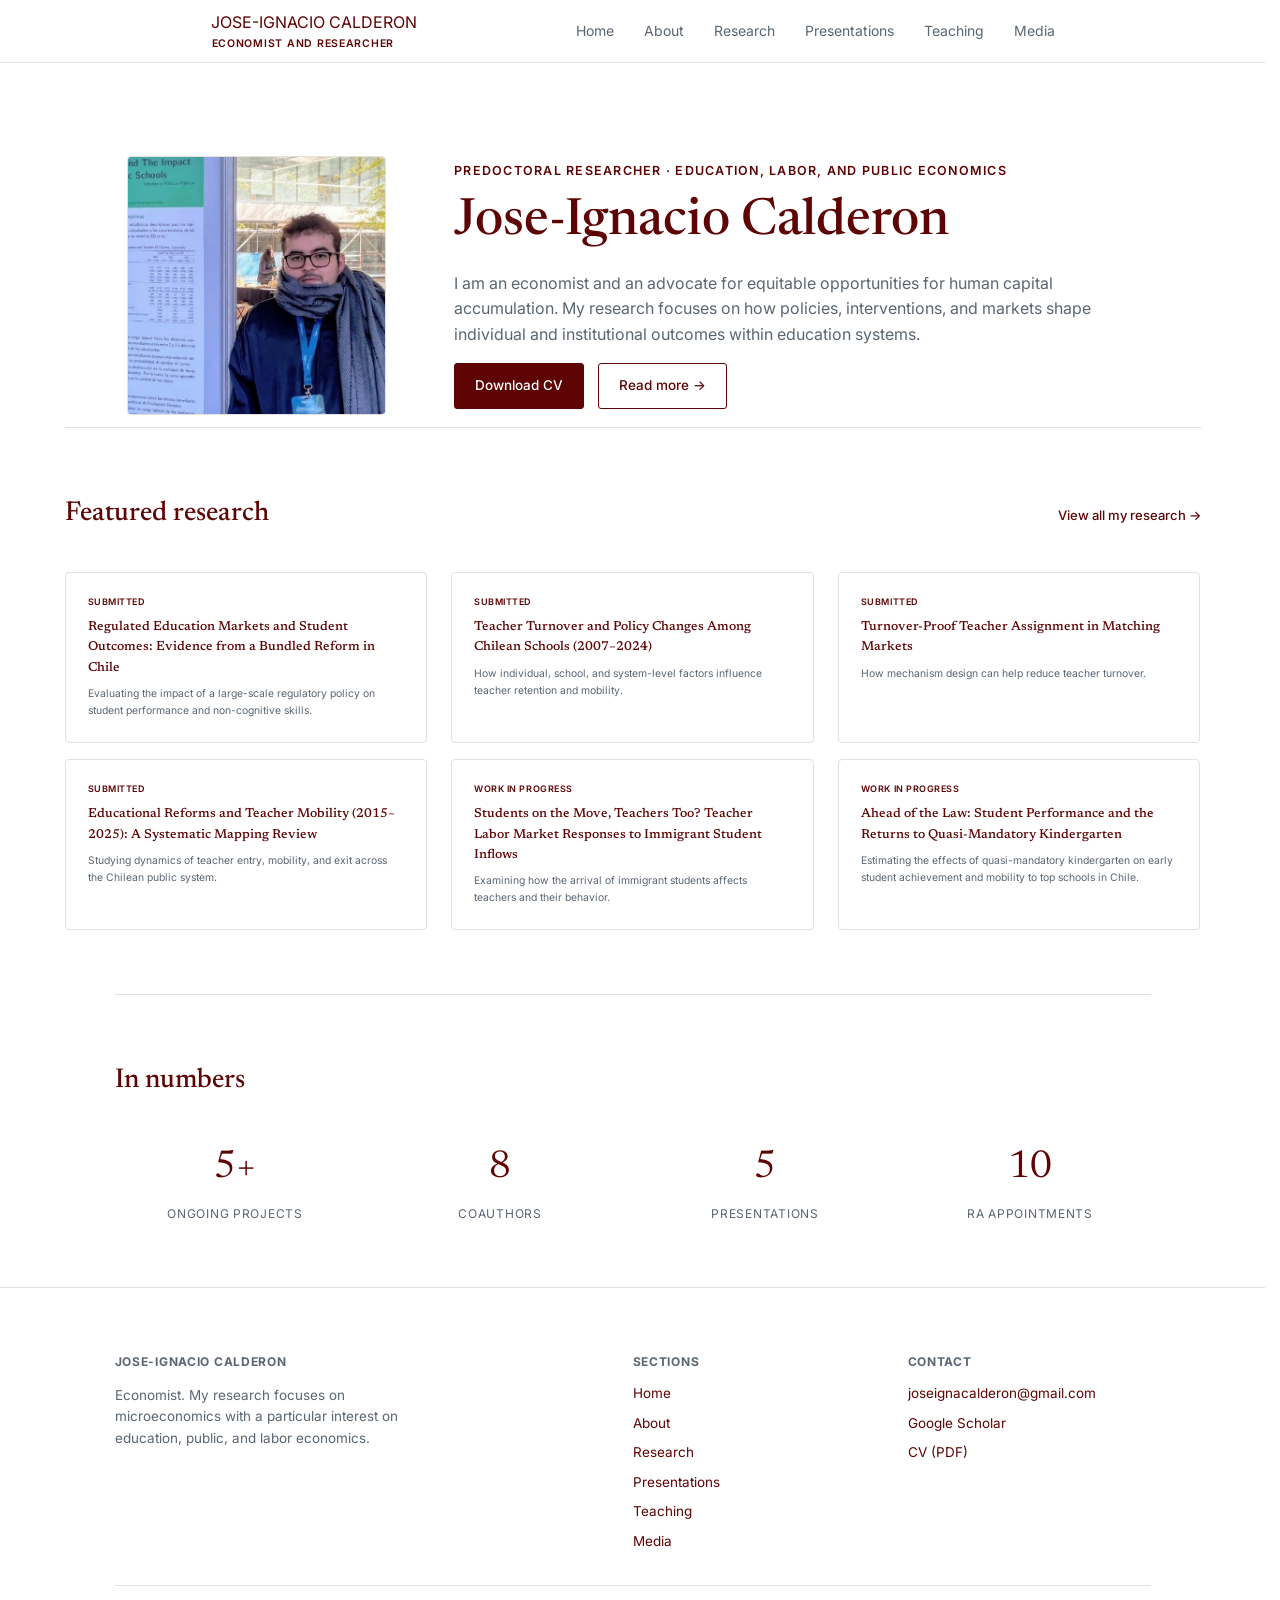
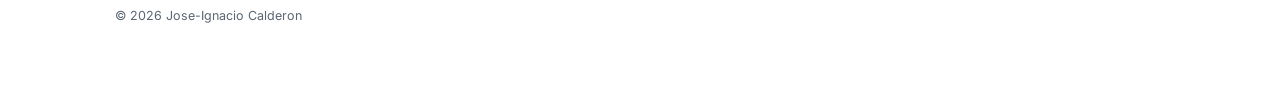
<file: index.html>
<!DOCTYPE html>
<html lang="en">
<head>
<meta charset="UTF-8">
<meta name="viewport" content="width=device-width, initial-scale=1">
<title>Jose-Ignacio Calderon</title>
<link rel="preconnect" href="https://fonts.googleapis.com">
<link href="https://fonts.googleapis.com/css2?family=Newsreader:ital,opsz,wght@0,6..72,400;0,6..72,500;0,6..72,600;1,6..72,400&family=Inter:wght@400;500;600&display=swap" rel="stylesheet">
<link rel="icon" type="image/png" href="assets/uchile.png">
<link rel="stylesheet" href="styles.css?v=1">
</head>
<body>
 
<header class="wrapbar" >
  <div class="wrap" style="padding: 10px; padding-left: 120px">
    <div class="brand-name">JOSE-IGNACIO CALDERON</div>
    <div class="brand-subtitle" style="padding-left: 1px;">Economist and Researcher</div>
  </div>
  <nav class="wrap" style="padding-right: 120px;">
    <a href="index.html">Home</a>
    <a href="about.html">About</a>
    <a href="research.html">Research</a>
    <a href="presentations.html">Presentations</a>
    <a href="teaching.html">Teaching</a>
    <a href="media.html">Media</a>
  </nav>
</header>
 
<div class="wrap">
  <section class="hero" style="border-top:none; padding-bottom:0;">
    <div class="portrait">
      <img src="assets/front_image.jpg" alt="Jose-Ignacio Calderon">
    </div>
    <div>
      <div class="eyebrow">Predoctoral Researcher · Education, Labor, and Public Economics</div>
      <h1>Jose-Ignacio Calderon</h1>
      <p style="color:var(--ink-soft);">
        I am an economist and an advocate for equitable opportunities for human capital accumulation. My research focuses on how policies, interventions, 
        and markets shape individual and institutional outcomes within education systems.
      </p>
      <div class="cta-row">
        <a class="btn solid" href="https://www.dropbox.com/scl/fi/8gcd1ia27gvtngcjf6j5j/CurriculumVitae_JICalderon.pdf?rlkey=m1ingiaoov976cdleeq0jbehe&st=hp75700h&dl=0">Download CV</a>
        <a class="btn ghost" href="about.html">Read more →</a>
      </div>
    </div>
  </section>
</div>
 
<div class="wrap-wide">
  <section id="projects">
    <div class="section-head">
      <h2>Featured research</h2>
      <a href="research.html">View all my research →</a>
    </div>
    <div class="project-grid">
      <a class="project-card" href="#">
        <div class="project-tag">Submitted</div>
        <h3 style="font-size:0.8rem;">Regulated Education Markets and Student Outcomes: Evidence from a Bundled Reform in Chile</h3>
        <p style="font-size:0.65rem;">Evaluating the impact of a large-scale regulatory policy on student performance and non-cognitive skills.</p>
      </a>
      <a class="project-card" href="papers/edreforms-turnover-manyfactors.html">
        <div class="project-tag">Submitted</div>
        <h3 style="font-size:0.8rem;">Teacher Turnover and Policy Changes Among Chilean Schools (2007–2024)</h3>
        <p style="font-size:0.65rem;">How individual, school, and system-level factors influence teacher retention and mobility.</p>
      </a>
      <a class="project-card" href="papers/turnover-stable-mechanisms.html">
        <div class="project-tag">Submitted</div>
        <h3 style="font-size:0.8rem;">Turnover-Proof Teacher Assignment in Matching Markets</h3>
        <p style="font-size:0.65rem;">How mechanism design can help reduce teacher turnover.</p>
      </a>
    </div>
    <p></p>
    <div class="project-grid">
      <a class="project-card" href="#">
        <div class="project-tag">Submitted</div>
        <h3 style="font-size:0.8rem;">Educational Reforms and Teacher Mobility (2015–2025): A Systematic Mapping Review</h3>
        <p style="font-size:0.65rem;">Studying dynamics of teacher entry, mobility, and exit across the Chilean public system.</p>
      </a>
      <a class="project-card" href="#">
        <div class="project-tag">Work in Progress</div>
        <h3 style="font-size:0.8rem;">Students on the Move, Teachers Too? Teacher Labor Market Responses to Immigrant Student Inflows</h3>
        <p style="font-size:0.65rem;">Examining how the arrival of immigrant students affects teachers and their behavior.</p>
      </a>
      <a class="project-card" href="#">
        <div class="project-tag">Work in Progress</div>
        <h3 style="font-size:0.8rem;">Ahead of the Law: Student Performance and the Returns to Quasi-Mandatory Kindergarten</h3>
        <p style="font-size:0.65rem;">Estimating the effects of quasi-mandatory kindergarten on early student achievement and mobility to top schools in Chile.</p>
      </a>
    </div>
  </section>
</div>
 
<div class="wrap">
  <section>
    <div class="section-head"><h2>In numbers</h2></div>
    <div class="stats">
      <div><div class="stat-num">5+</div><div class="stat-label">Ongoing Projects</div></div>
      <div><div class="stat-num">8</div><div class="stat-label">Coauthors</div></div>
      <div><div class="stat-num">5</div><div class="stat-label">Presentations</div></div>
      <div><div class="stat-num">10</div><div class="stat-label">RA appointments</div></div>
    </div>
  </section>
</div>
 
<footer>
  <div class="wrap">
    <div class="footer-grid">
      <div>
        <h4>Jose-Ignacio Calderon</h4>
        <p style="font-size:13.5px; color:var(--ink-soft); max-width:36ch;">
          Economist. My research focuses on microeconomics with a particular interest on education, public, and labor economics.
        </p>
      </div>
      <div>
        <h4>Sections</h4>
        <ul>
          <li><a href="index.html">Home</a></li>
          <li><a href="about.html">About</a></li>
          <li><a href="research.html">Research</a></li>
          <li><a href="presentations.html">Presentations</a></li>
          <li><a href="teaching.html">Teaching</a></li>
          <li><a href="media.html">Media</a></li>
        </ul>
      </div>
      <div>
        <h4>Contact</h4>
        <ul>
          <li><a href="mailto:joseignacalderon@gmail.com">joseignacalderon@gmail.com</a></li>
          <li><a href="#">Google Scholar</a></li>
          <li><a href="#">CV (PDF)</a></li>
        </ul>
      </div>
    </div>
    <div class="footer-bottom">© 2026 Jose-Ignacio Calderon</div>
  </div>
</footer>
 
</body>
</html>
</file>
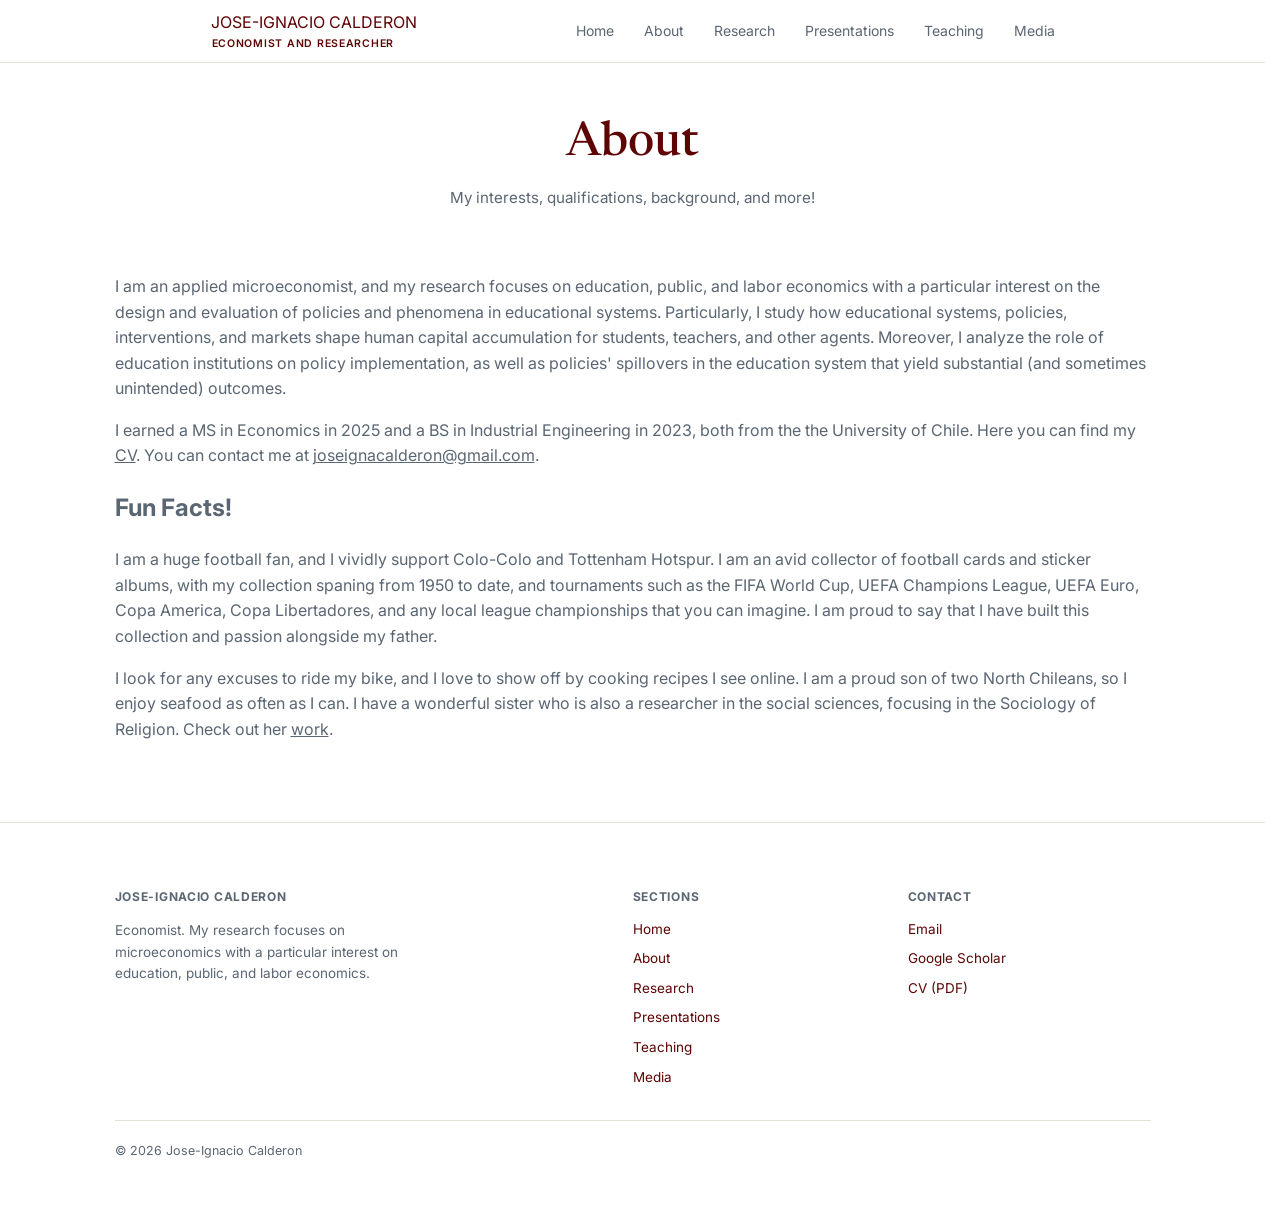
<file: about.html>
<!DOCTYPE html>
<html lang="en">
<head>
<meta charset="UTF-8">
<meta name="viewport" content="width=device-width, initial-scale=1">
<title>About | Jose-Ignacio Calderon</title>
<link rel="preconnect" href="https://fonts.googleapis.com">
<link href="https://fonts.googleapis.com/css2?family=Newsreader:ital,opsz,wght@0,6..72,400;0,6..72,500;0,6..72,600;1,6..72,400&family=Inter:wght@400;500;600&display=swap" rel="stylesheet">
<link rel="icon" type="image/png" href="assets/uchile.png">
<link rel="stylesheet" href="styles.css?v=2">
<style>
  .abt-head{padding:56px 0 32px; text-align:center;}
  .abt-head h1{font-size:3rem; margin-bottom:6px;}
  .abt-head p{color:var(--ink-soft); font-size:0.95rem;}
</style>
</head>
<body>

<header class="wrapbar" >
  <div class="wrap" style="padding: 10px; padding-left: 120px">
    <div class="brand-name">JOSE-IGNACIO CALDERON</div>
    <div class="brand-subtitle" style="padding-left: 1px;">Economist and Researcher</div>
  </div>
  <nav class="wrap" style="padding-right: 120px;">
    <a href="index.html">Home</a>
    <a href="about.html">About</a>
    <a href="research.html">Research</a>
    <a href="presentations.html">Presentations</a>
    <a href="teaching.html">Teaching</a>
    <a href="media.html">Media</a>
  </nav>
</header>

<div class="wrap">
  <div class="abt-head">
    <h1>About</h1>
    <p>My interests, qualifications, background, and more!</p>
  </div>
</div>

<div class="wrap">
  <section class="no-border" style="padding-top:0;">
    <div class="about-text">
      <p>
        I am an applied microeconomist, and my research focuses on education, public, 
        and labor economics with a particular interest on the design and evaluation of policies 
        and phenomena in educational systems. Particularly, I study how educational systems, 
        policies, interventions, and markets shape human capital accumulation for students, teachers, 
        and other agents. Moreover, I analyze the role of education institutions on policy implementation, 
        as well as policies' spillovers in the education system that yield substantial 
        (and sometimes unintended) outcomes.
      </p>
      <p>
        I earned a MS in Economics in 2025 and a BS in Industrial Engineering in 2023, 
        both from the the University of Chile. Here you 
        can find my <a href="https://www.dropbox.com/scl/fi/8gcd1ia27gvtngcjf6j5j/CurriculumVitae_JICalderon.pdf?rlkey=m1ingiaoov976cdleeq0jbehe&st=hp75700h&dl=0">CV</a>. You can contact me at 
        <a href="mailto:joseignacalderon@gmail.com">joseignacalderon@gmail.com</a>.
      </p>
      <h2>Fun Facts!</h2>
      <p>
        I am a huge football fan, and I vividly support Colo-Colo and Tottenham Hotspur. 
        I am an avid collector of football cards and sticker albums, with my collection 
        spaning from 1950 to date, and tournaments such as the FIFA World Cup, UEFA Champions 
        League, UEFA Euro, Copa America, Copa Libertadores, and any local league championships 
        that you can imagine. I am proud to say that I have built this collection and passion 
        alongside my father.
      </p>
      <p>
        I look for any excuses to ride my bike, and I love to show off by cooking recipes 
        I see online. I am a proud son of two North Chileans, so I enjoy seafood as often 
        as I can. I have a wonderful sister who is also a researcher in the social sciences, 
        focusing in the Sociology of Religion. Check out her <a href="https://orcid.org/0000-0001-7705-8161">work</a>.
      </p>
    </div>
  </section>
</div>

<footer>
  <div class="wrap">
    <div class="footer-grid">
      <div>
        <h4>Jose-Ignacio Calderon</h4>
        <p style="font-size:13.5px; color:var(--ink-soft); max-width:36ch;">
          Economist. My research focuses on microeconomics with a particular interest on education, public, and labor economics.
        </p>
      </div>
      <div>
        <h4>Sections</h4>
        <ul>
          <li><a href="index.html">Home</a></li>
          <li><a href="about.html">About</a></li>
          <li><a href="research.html">Research</a></li>
          <li><a href="presentations.html">Presentations</a></li>
          <li><a href="teaching.html">Teaching</a></li>
          <li><a href="media.html">Media</a></li>
        </ul>
      </div>
      <div>
        <h4>Contact</h4>
        <ul>
          <li><a href="mailto:joseignacalderon@gmail.com">Email</a></li>
          <li><a href="https://scholar.google.com/citations?user=qUJrlXQAAAAJ&hl=en">Google Scholar</a></li>
          <li><a href="https://www.dropbox.com/scl/fi/8gcd1ia27gvtngcjf6j5j/CurriculumVitae_JICalderon.pdf?rlkey=m1ingiaoov976cdleeq0jbehe&st=hp75700h&dl=0">CV (PDF)</a></li>
        </ul>
      </div>
    </div>
    <div class="footer-bottom">© 2026 Jose-Ignacio Calderon</div>
  </div>
</footer>

</body>
</html>
</file>
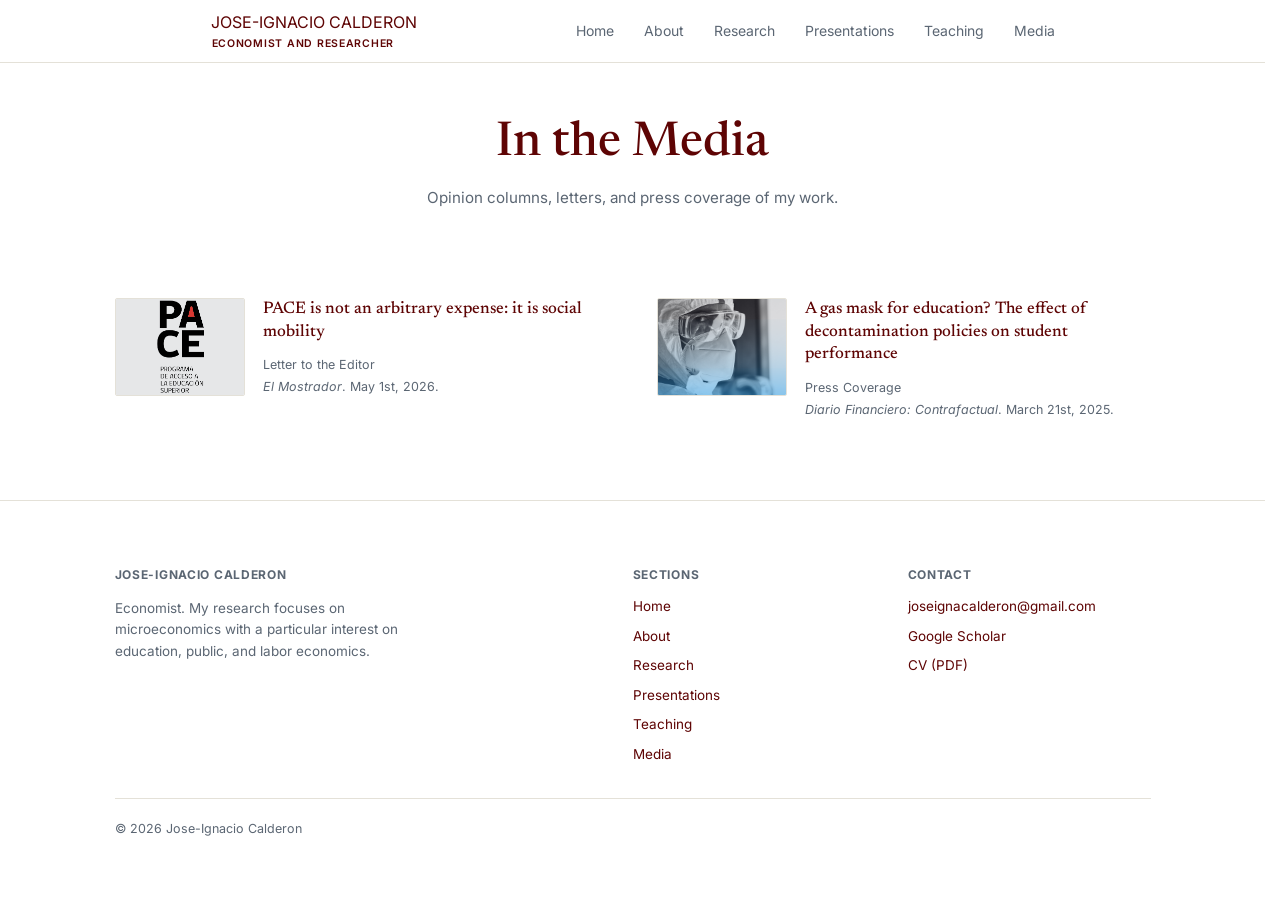
<file: media.html>
<!DOCTYPE html>
<html lang="en">
<head>
<meta charset="UTF-8">
<meta name="viewport" content="width=device-width, initial-scale=1">
<title>In the Media | Jose-Ignacio Calderon</title>
<link rel="preconnect" href="https://fonts.googleapis.com">
<link href="https://fonts.googleapis.com/css2?family=Newsreader:ital,opsz,wght@0,6..72,400;0,6..72,500;0,6..72,600;1,6..72,400&family=Inter:wght@400;500;600&display=swap" rel="stylesheet">
<link rel="icon" type="image/png" href="assets/uchile.png">
<link rel="stylesheet" href="styles.css?v=6">
<style>
  .media-grid{
    display:grid; grid-template-columns:1fr 1fr; gap:40px 48px;
    padding-bottom:80px;
  }
  @media (max-width:700px){ .media-grid{grid-template-columns:1fr;} }

  .media-card{display:grid; grid-template-columns:130px 1fr; gap:18px;}
  .media-thumb{
    width:130px; height:98px; border:1px solid var(--line); border-radius:2px;
    background:var(--panel); overflow:hidden;
  }
  .media-thumb img{width:100%; height:100%; object-fit:cover; display:block;}

  .media-title{
    font-family:'Newsreader', serif; font-size:1.05rem; font-weight:500;
    text-decoration:none; color:var(--ink); line-height:1.35; display:block;
  }
  .media-title:hover{color:var(--accent);}
  .media-type{font-size:12.5px; color:var(--ink-soft); margin-top:12px;}
  .media-venue{font-size:12.5px; color:var(--ink-soft); margin-top:2px;}
  .media-venue em{font-style:italic;}
  .media-head{padding:56px 0 32px; text-align:center;}
  .media-head h1{font-size:3rem; margin-bottom:6px;}
  .media-head p{color:var(--ink-soft); font-size:0.95rem;}
</style>
</head>
<body>

<header class="wrapbar" >
  <div class="wrap" style="padding: 10px; padding-left: 120px">
    <div class="brand-name">JOSE-IGNACIO CALDERON</div>
    <div class="brand-subtitle" style="padding-left: 1px;">Economist and Researcher</div>
  </div>
  <nav class="wrap" style="padding-right: 120px;">
    <a href="index.html">Home</a>
    <a href="about.html">About</a>
    <a href="research.html">Research</a>
    <a href="presentations.html">Presentations</a>
    <a href="teaching.html">Teaching</a>
    <a href="media.html">Media</a>
  </nav>
</header>

<div class="wrap">
  <div class="media-head">
    <h1>In the Media</h1>
    <p>Opinion columns, letters, and press coverage of my work.</p>
  </div>
</div>

<div class="wrap">
  <div class="media-grid" style="margin-top:40px;">
    <div class="media-card">
      <div class="media-thumb">
        <img src="assets/pace_png.png" alt="Programa de Acceso a la Educación Superior (PACE)">
      </div>
      <div>
        <a class="media-title" href="https://www.elmostrador.cl/noticias/opinion/cartas/2026/05/01/el-pace-no-es-gasto-es-movilidad-social/">PACE is not an arbitrary expense: it is social mobility</a>
        <div class="media-type">Letter to the Editor</div>
        <div class="media-venue"><em>El Mostrador</em>. May 1st, 2026.</div>
      </div>
    </div>

    <div class="media-card">
      <div class="media-thumb">
        <img src="assets/cont_png.png" alt="A gas mask for education?">
      </div>
      <div>
        <a class="media-title" href="https://contrafactual.cl/articulos/una-mascara-de-gas-para-la-educacion-el-efecto-de-politicas-de-descontaminacion-sobre-rendimiento-estudiantil/">A gas mask for education? The effect of decontamination policies on student performance</a>
        <div class="media-type">Press Coverage</div>
        <div class="media-venue"><em>Diario Financiero: Contrafactual</em>. March 21st, 2025.</div>
      </div>
    </div>

  </div>
</div>

<footer>
  <div class="wrap">
    <div class="footer-grid">
      <div>
        <h4>Jose-Ignacio Calderon</h4>
        <p style="font-size:13.5px; color:var(--ink-soft); max-width:36ch;">
          Economist. My research focuses on microeconomics with a particular interest on education, public, and labor economics.
        </p>
      </div>
      <div>
        <h4>Sections</h4>
        <ul>
          <li><a href="index.html">Home</a></li>
          <li><a href="about.html">About</a></li>
          <li><a href="research.html">Research</a></li>
          <li><a href="presentations.html">Presentations</a></li>
          <li><a href="teaching.html">Teaching</a></li>
          <li><a href="media.html">Media</a></li>
        </ul>
      </div>
      <div>
        <h4>Contact</h4>
        <ul>
          <li><a href="mailto:joseignacalderon@gmail.com">joseignacalderon@gmail.com</a></li>
          <li><a href="https://scholar.google.com/citations?user=qUJrlXQAAAAJ&hl=en">Google Scholar</a></li>
          <li><a href="https://www.dropbox.com/scl/fi/8gcd1ia27gvtngcjf6j5j/CurriculumVitae_JICalderon.pdf?rlkey=m1ingiaoov976cdleeq0jbehe&st=hp75700h&dl=0">CV (PDF)</a></li>
        </ul>
      </div>
    </div>
    <div class="footer-bottom">© 2026 Jose-Ignacio Calderon</div>
  </div>
</footer>

</body>
</html>
</file>
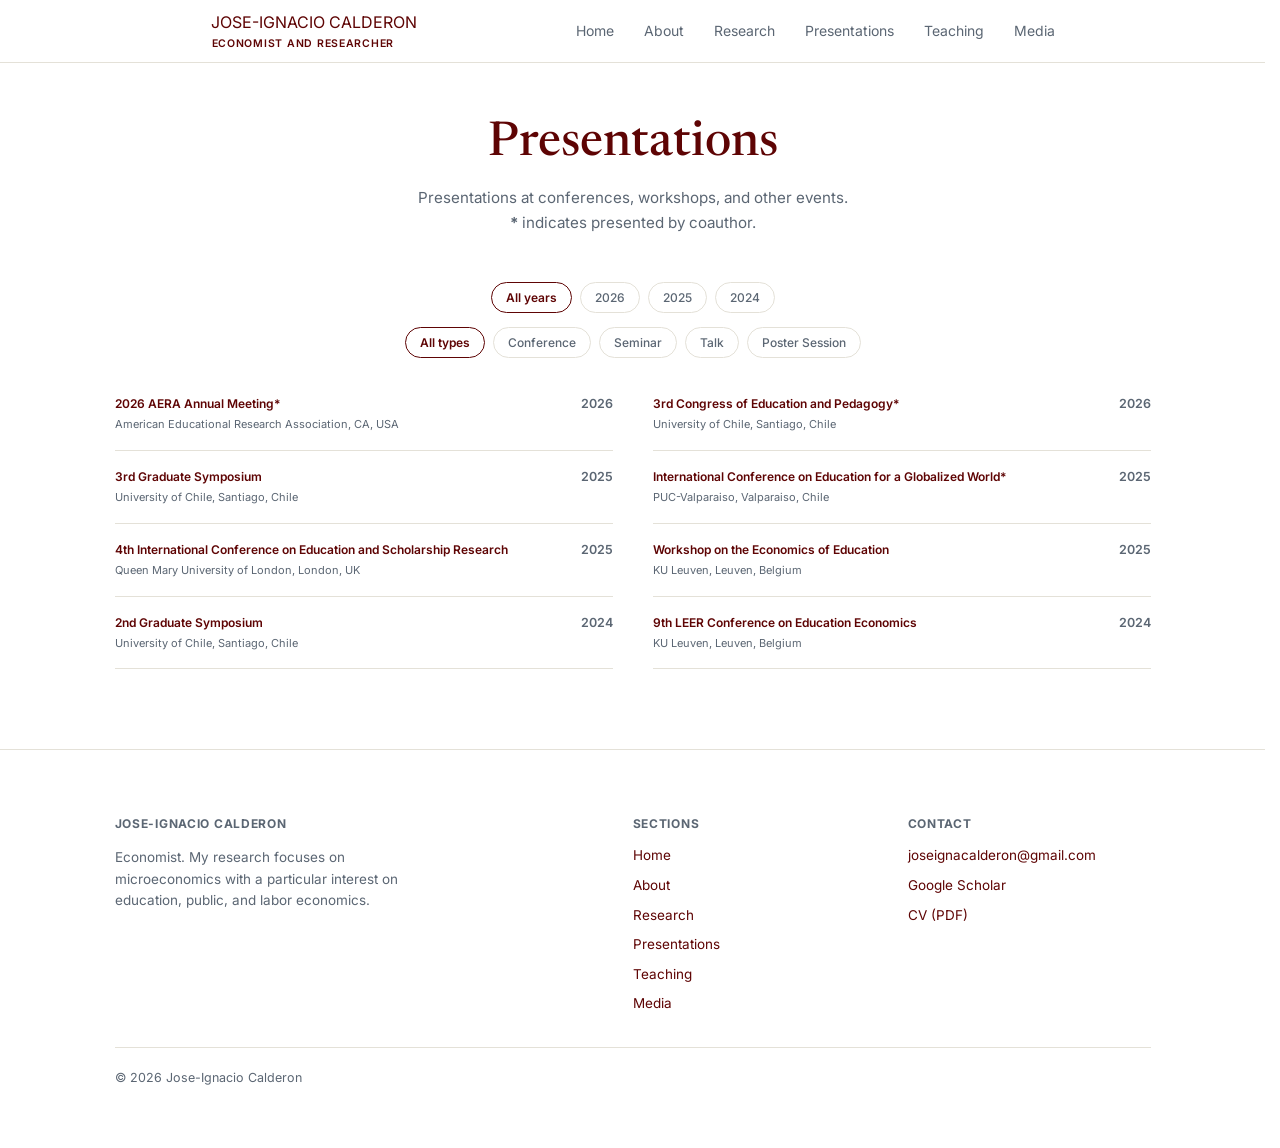
<file: presentations.html>
<!DOCTYPE html>
<html lang="en">
<head>
<meta charset="UTF-8">
<meta name="viewport" content="width=device-width, initial-scale=1">
<title>Presentations | Jose-Ignacio Calderon</title>
<link rel="preconnect" href="https://fonts.googleapis.com">
<link href="https://fonts.googleapis.com/css2?family=Newsreader:ital,opsz,wght@0,6..72,400;0,6..72,500;0,6..72,600;1,6..72,400&family=Inter:wght@400;500;600&display=swap" rel="stylesheet">
<link rel="icon" type="image/png" href="assets/uchile.png">
<link rel="stylesheet" href="styles.css?v=4">
<style>
  .presen-venue-line{font-size:11px; color:var(--ink-soft); margin-top:6px;}
  .presen-head{padding:56px 0 32px; text-align:center;}
  .presen-head h1{font-size:3rem; margin-bottom:6px;}
  .presen-head p{color:var(--ink-soft); font-size:0.95rem;}
 
  .presen-filters{
    display:flex; flex-wrap:wrap; justify-content:center; gap:8px;
    margin-bottom:14px;
  }
  .presen-filters.type-row{margin-bottom:36px;}
  .presen-tab{
    font-family:'Inter', sans-serif; font-size:12px; font-weight:500;
    padding:7px 14px; border:1px solid var(--line); border-radius:20px;
    background:#fff; color:var(--ink-soft); cursor:pointer;
    transition:border-color .15s, color .15s;
  }
  .presen-tab:hover{color:var(--ink);}
  .presen-tab.active{border-color:var(--accent); color:var(--accent); font-weight:600;}
 
  .presen{
    display:flex; justify-content:space-between; align-items:baseline;
    padding:16px 0; border-bottom:1px solid var(--line); gap:20px;
  }
  .presen:first-of-type{padding-top:0;}
  .presen-title{font-size:12px; font-weight:600; color:var(--ink);}
  .presen-meta{font-size:11px; color:var(--ink-soft); margin-top:3px;}
  .presen-year{font-family:'Inter', sans-serif; font-size:12.5px; color:var(--ink-soft); white-space:nowrap;}
  .presen.is-hidden{display:none;}
</style>
</head>
<body>

<header class="wrapbar" >
  <div class="wrap" style="padding: 10px; padding-left: 120px">
    <div class="brand-name">JOSE-IGNACIO CALDERON</div>
    <div class="brand-subtitle" style="padding-left: 1px;">Economist and Researcher</div>
  </div>
  <nav class="wrap" style="padding-right: 120px;">
    <a href="index.html">Home</a>
    <a href="about.html">About</a>
    <a href="research.html">Research</a>
    <a href="presentations.html">Presentations</a>
    <a href="teaching.html">Teaching</a>
    <a href="media.html">Media</a>
  </nav>
</header>

<div class="wrap">
    <div class="presen-head">
        <h1>Presentations</h1>
        <p>Presentations at conferences, workshops, and other events. <br><strong>*</strong> indicates presented by coauthor.</p>
    </div>
 
    <div class="presen-filters year-row">
      <button class="presen-tab active" data-year="all">All years</button>
      <button class="presen-tab" data-year="2026">2026</button>
      <button class="presen-tab" data-year="2025">2025</button>
      <button class="presen-tab" data-year="2024">2024</button>
    </div>
    <div class="presen-filters type-row">
      <button class="presen-tab active" data-type="all">All types</button>
      <button class="presen-tab" data-type="conference">Conference</button>
      <button class="presen-tab" data-type="seminar">Seminar</button>
      <button class="presen-tab" data-type="talk">Talk</button>
      <button class="presen-tab" data-type="poster">Poster Session</button>
    </div>
 
    <div class="presen-list" style="padding-bottom:80px;">
      <div class="presen" data-year="2026" data-type="conference">
        <div>
          <div class="presen-title">2026 AERA Annual Meeting*</div>
          <div class="presen-meta">American Educational Research Association, CA, USA</div>
        </div>
        <div class="presen-year">2026</div>
      </div>
      <div class="presen" data-year="2026" data-type="conference">
        <div>
          <div class="presen-title">3rd Congress of Education and Pedagogy*</div>
          <div class="presen-meta">University of Chile, Santiago, Chile</div>
        </div>
        <div class="presen-year">2026</div>
      </div>
      <div class="presen" data-year="2025" data-type="poster">
        <div>
          <div class="presen-title">3rd Graduate Symposium</div>
          <div class="presen-meta">University of Chile, Santiago, Chile</div>
        </div>
        <div class="presen-year">2025</div>
      </div>
      <div class="presen" data-year="2025" data-type="conference">
        <div>
          <div class="presen-title">International Conference on Education for a Globalized World*</div>
          <div class="presen-meta">PUC-Valparaiso, Valparaiso, Chile</div>
        </div>
        <div class="presen-year">2025</div>
      </div>
      <div class="presen" data-year="2025" data-type="conference">
        <div>
          <div class="presen-title">4th International Conference on Education and Scholarship Research</div>
          <div class="presen-meta">Queen Mary University of London, London, UK</div>
        </div>
        <div class="presen-year">2025</div>
      </div>
      <div class="presen" data-year="2025" data-type="conference">
        <div>
          <div class="presen-title">Workshop on the Economics of Education</div>
          <div class="presen-meta">KU Leuven, Leuven, Belgium</div>
        </div>
        <div class="presen-year">2025</div>
      </div>
      <div class="presen" data-year="2024" data-type="poster">
        <div>
          <div class="presen-title">2nd Graduate Symposium</div>
          <div class="presen-meta">University of Chile, Santiago, Chile</div>
        </div>
        <div class="presen-year">2024</div>
      </div>
      <div class="presen" data-year="2024" data-type="conference">
        <div>
          <div class="presen-title">9th LEER Conference on Education Economics</div>
          <div class="presen-meta">KU Leuven, Leuven, Belgium</div>
        </div>
        <div class="presen-year">2024</div>
      </div>
    </div>
</div>
 
<footer>
  <div class="wrap">
    <div class="footer-grid">
      <div>
        <h4>Jose-Ignacio Calderon</h4>
        <p style="font-size:13.5px; color:var(--ink-soft); max-width:36ch;">
          Economist. My research focuses on microeconomics with a particular interest on education, public, and labor economics.
        </p>
      </div>
      <div>
        <h4>Sections</h4>
        <ul>
          <li><a href="index.html">Home</a></li>
          <li><a href="about.html">About</a></li>
          <li><a href="research.html">Research</a></li>
          <li><a href="presentations.html">Presentations</a></li>
          <li><a href="teaching.html">Teaching</a></li>
          <li><a href="media.html">Media</a></li>
        </ul>
      </div>
      <div>
        <h4>Contact</h4>
        <ul>
          <li><a href="mailto:joseignacalderon@gmail.com">joseignacalderon@gmail.com</a></li>
          <li><a href="https://scholar.google.com/citations?user=qUJrlXQAAAAJ&hl=en">Google Scholar</a></li>
          <li><a href="https://www.dropbox.com/scl/fi/8gcd1ia27gvtngcjf6j5j/CurriculumVitae_JICalderon.pdf?rlkey=m1ingiaoov976cdleeq0jbehe&st=hp75700h&dl=0">CV (PDF)</a></li>
        </ul>
      </div>
    </div>
    <div class="footer-bottom">© 2026 Jose-Ignacio Calderon</div>
  </div>
</footer>
 
<script>
  const yearTabs = document.querySelectorAll('.presen-tab[data-year]');
  const typeTabs = document.querySelectorAll('.presen-tab[data-type]');
  const items = document.querySelectorAll('.presen');
 
  let activeYear = 'all';
  let activeType = 'all';
 
  function applyFilters(){
    items.forEach(item => {
      const matchesYear = activeYear === 'all' || item.dataset.year === activeYear;
      const matchesType = activeType === 'all' || item.dataset.type === activeType;
      item.classList.toggle('is-hidden', !(matchesYear && matchesType));
    });
  }
 
  yearTabs.forEach(tab => {
    tab.addEventListener('click', () => {
      yearTabs.forEach(t => t.classList.remove('active'));
      tab.classList.add('active');
      activeYear = tab.dataset.year;
      applyFilters();
    });
  });
 
  typeTabs.forEach(tab => {
    tab.addEventListener('click', () => {
      typeTabs.forEach(t => t.classList.remove('active'));
      tab.classList.add('active');
      activeType = tab.dataset.type;
      applyFilters();
    });
  });
</script>
 
</body>
</html>
</file>
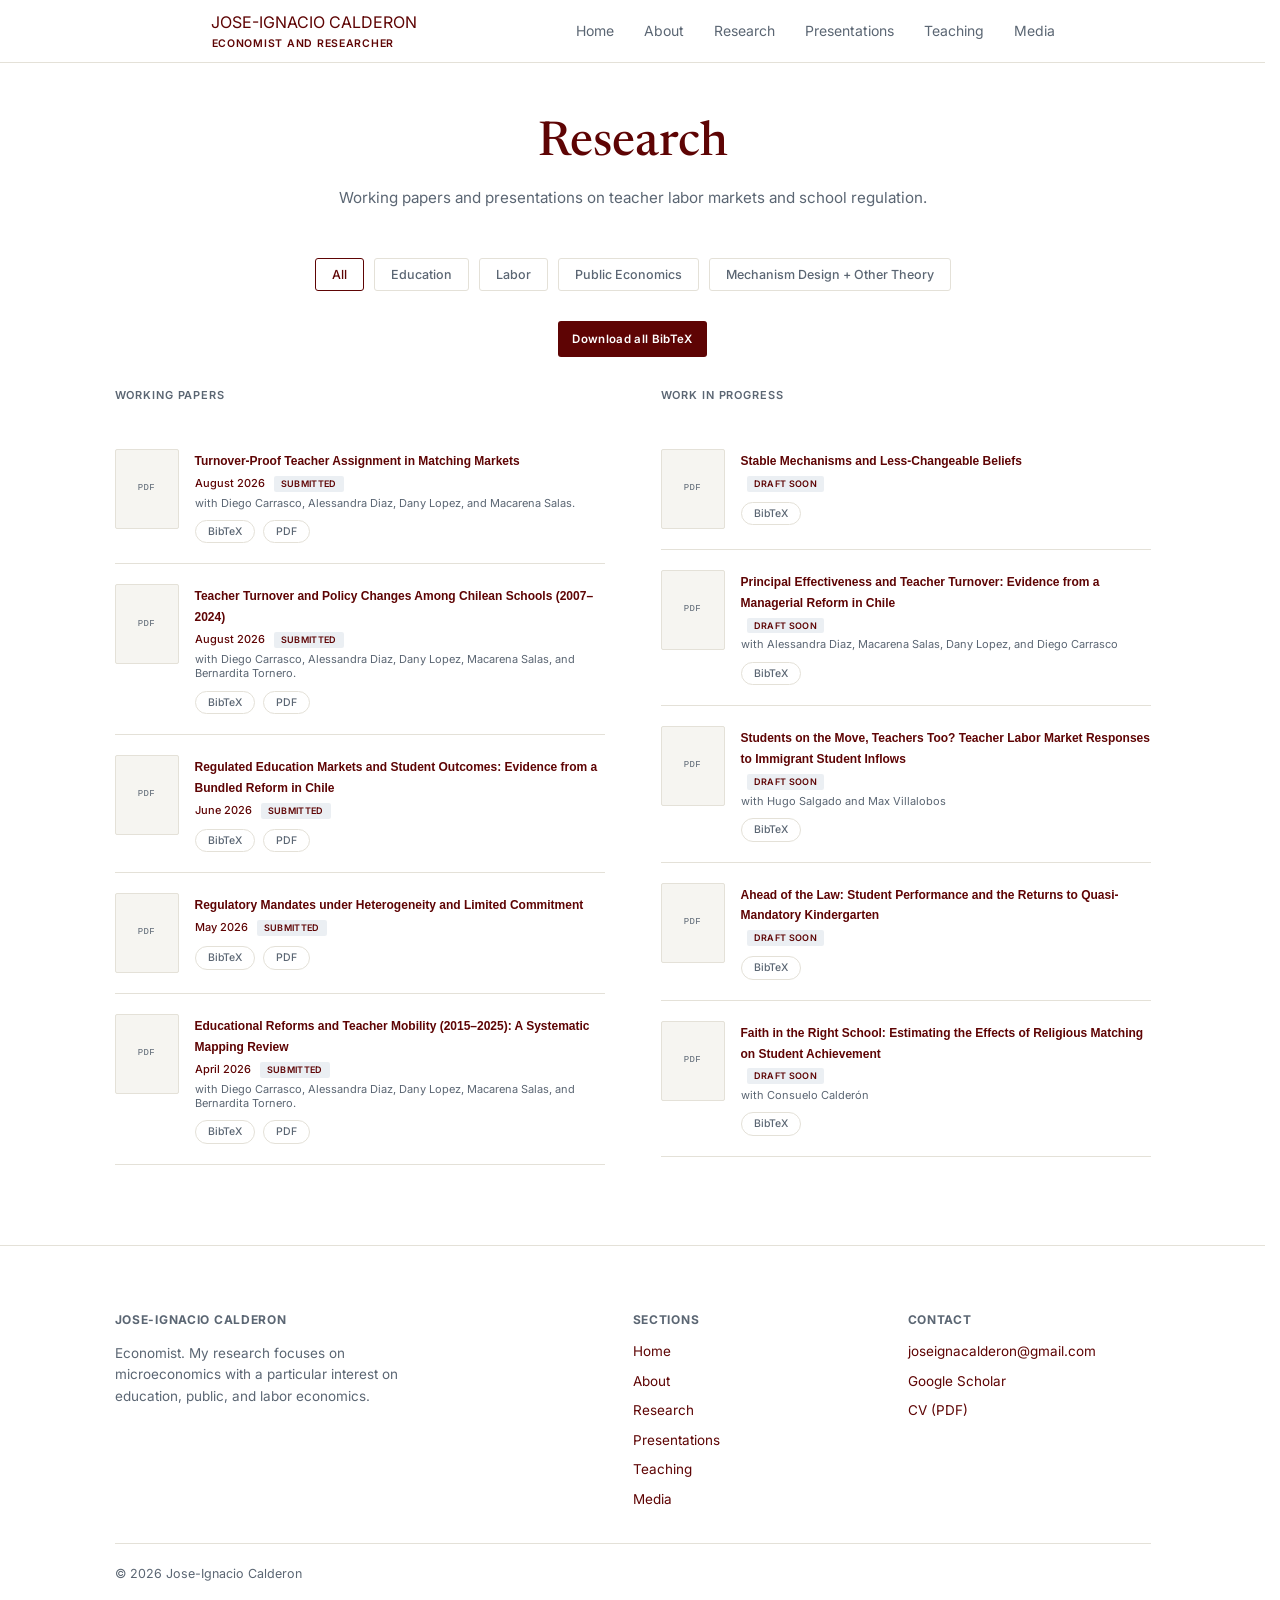
<file: research.html>
<!DOCTYPE html>
<html lang="en">
<head>
<meta charset="UTF-8">
<meta name="viewport" content="width=device-width, initial-scale=1">
<title>Research | Jose-Ignacio Calderon</title>
<link rel="preconnect" href="https://fonts.googleapis.com">
<link href="https://fonts.googleapis.com/css2?family=Newsreader:ital,opsz,wght@0,6..72,400;0,6..72,500;0,6..72,600;1,6..72,400&family=Inter:wght@400;500;600&display=swap" rel="stylesheet">
<link rel="icon" type="image/png" href="assets/uchile.png">
<link rel="stylesheet" href="styles.css?v=3">
<style>
  .rsch-head{padding:56px 0 32px; text-align:center;}
  .rsch-head h1{font-size:3rem; margin-bottom:6px;}
  .rsch-head p{color:var(--ink-soft); font-size:0.95rem;}
 
  .rsch-filters{
    display:flex; flex-wrap:wrap; justify-content:center; gap:10px;
    padding-bottom:30px;
  }
  .rsch-tab{
    font-family:'Inter', sans-serif; font-size:12.5px; font-weight:500;
    padding:8px 16px; border:1px solid var(--line); border-radius:3px;
    background:#fff; color:var(--ink-soft); cursor:pointer;
    transition:border-color .15s, color .15s;
  }
  .rsch-tab:hover{color:var(--ink);}
  .rsch-tab.active{border-color:var(--accent); color:var(--accent);}
 
  .rsch-columns{
    display:grid; grid-template-columns:1fr 1fr; gap:56px;
    padding-bottom:80px;
  }
  @media (max-width:800px){ .rsch-columns{grid-template-columns:1fr;} }
 
  .rsch-col-head{
    display:flex; justify-content:space-between; align-items:baseline;
    margin-bottom:24px; flex-wrap:wrap; gap:10px;
  }
  .rsch-col-head h2{
    font-family:'Inter', sans-serif; font-size:11px; font-weight:600;
    text-transform:uppercase; letter-spacing:0.08em; color:var(--ink-soft);
    margin:0;
  }
  .rsch-bibtex{
    font-family:'Inter', sans-serif; font-size:11.5px; font-weight:600;
    color:#fff; background:var(--accent); padding:9px 14px; border-radius:3px;
    text-decoration:none; letter-spacing:0.03em;
  }
  .rsch-bibtex:hover{background:#710101;}
 
  .rsch-card{
    display:grid; grid-template-columns:64px 1fr; gap:16px;
    padding:20px 0; border-bottom:1px solid var(--line);
  }
  .rsch-card:first-of-type{padding-top:0;}
  .rsch-thumb{
    width:64px; height:80px; border:1px solid var(--line); border-radius:2px;
    background:var(--panel); display:flex; align-items:center; justify-content:center;
    font-family:'IBM Plex Mono', monospace; font-size:9px; color:var(--ink-soft);
    text-align:center; text-transform:uppercase; letter-spacing:0.04em;
  }
  .rsch-title{
    font-family:'Arial', serif; font-size:12px; font-weight:550;
    text-decoration:none; color:var(--ink); line-height:1.4;
  }
  .rsch-title:hover{color:var(--accent);}
  .rsch-venue-line{font-size:11px; color:var(--ink-soft); margin-top:6px;}
  .rsch-venue-line strong{color:var(--ink); font-weight:500;}
  .rsch-badge{
    display:inline-block; font-size:9px; font-weight:600; text-transform:uppercase;
    letter-spacing:0.04em; color:var(--accent); background:rgba(0,53,107,0.08);
    padding:2px 7px; border-radius:2px; margin-left:6px; vertical-align:middle;
  }
  .rsch-aside{font-style:italic; color:var(--ink-soft);}
  .rsch-authors{font-size:11px; color:var(--ink-soft); margin-top:4px;}
  .rsch-pills{display:flex; gap:8px; margin-top:10px; flex-wrap:wrap;}
  .rsch-pill{
    font-family:'Inter', sans-serif; font-size:10.5px; font-weight:500;
    border:1px solid var(--line); border-radius:20px; padding:4px 12px;
    text-decoration:none; color:var(--ink-soft);
  }
  .rsch-pill:hover{border-color:var(--accent); color:var(--accent);}
 
  .rsch-card.is-hidden{display:none;}
</style>
</head>
<body>

<header class="wrapbar" >
  <div class="wrap" style="padding: 10px; padding-left: 120px">
    <div class="brand-name">JOSE-IGNACIO CALDERON</div>
    <div class="brand-subtitle" style="padding-left: 1px;">Economist and Researcher</div>
  </div>
  <nav class="wrap" style="padding-right: 120px;">
    <a href="index.html">Home</a>
    <a href="about.html">About</a>
    <a href="research.html">Research</a>
    <a href="presentations.html">Presentations</a>
    <a href="teaching.html">Teaching</a>
    <a href="media.html">Media</a>
  </nav>
</header>

<div class="wrap">
  <div class="rsch-head">
    <h1>Research</h1>
    <p>Working papers and presentations on teacher labor markets and school regulation.</p>
  </div>
 
  <div class="rsch-filters">
    <button class="rsch-tab active" data-filter="all">All</button>
    <button class="rsch-tab" data-filter="education">Education</button>
    <button class="rsch-tab" data-filter="labor">Labor</button>
    <button class="rsch-tab" data-filter="public">Public Economics</button>
    <button class="rsch-tab" data-filter="mechanism">Mechanism Design + Other Theory</button>
  </div>

  <div style="display:flex; justify-content:center; padding-bottom:30px;">
    <a class="rsch-bibtex" href="#">Download all BibTeX</a>
    </div>
  
  <div class="rsch-columns"> 
    <div>
      <div class="rsch-col-head">
        <h2>Working Papers</h2>
      </div>

      <div class="rsch-card" data-tags="education labor mechanism" style="line-height:1.3;">
        <div class="rsch-thumb">PDF</div>
        <div>
          <a class="rsch-title" href="papers/turnover-stable-mechanisms.html">Turnover-Proof Teacher Assignment in Matching Markets</a>
          <div class="rsch-venue-line">
            <strong>August 2026</strong>
            <span class="rsch-badge">Submitted</span>
          </div>
          <div class="rsch-authors">with Diego Carrasco, Alessandra Diaz, Dany Lopez, and Macarena Salas.</div>
          <div class="rsch-pills">
            <a class="rsch-pill" href="#">BibTeX</a>
            <a class="rsch-pill" href="https://www.dropbox.com/scl/fi/njxolzpdctrclnd9k9olt/TurnoverStableMechanisms.pdf?rlkey=b9v80hrxdly3q7rqz5nj4c9sx&st=gey754de&dl=0" target="_blank" rel="noopener noreferrer">PDF</a>
          </div>
        </div>
      </div>
 
      <div class="rsch-card" data-tags="education labor public" style="line-height:1.3;">
        <div class="rsch-thumb">PDF</div>
        <div>
          <a class="rsch-title" href="papers/edreforms-turnover-manyfactors.html">Teacher Turnover and Policy Changes Among Chilean Schools (2007–2024)</a>
          <div class="rsch-venue-line">
            <strong>August 2026</strong>
            <span class="rsch-badge">Submitted</span>
          </div>
          <div class="rsch-authors">with Diego Carrasco, Alessandra Diaz, Dany Lopez, Macarena Salas, and Bernardita Tornero.</div>
          <div class="rsch-pills">
            <a class="rsch-pill" href="#">BibTeX</a>
            <a class="rsch-pill" href="https://www.dropbox.com/scl/fi/4ig9shnsmcxa2bk9hkotv/EdReformsTurnoverManyFactors.pdf?rlkey=t2nxcm5g9ez7vh3so946mts82&st=l4av53k9&dl=0" target="_blank" rel="noopener noreferrer">PDF</a>
          </div>
        </div>
      </div>

      <div class="rsch-card" data-tags="education public" style="line-height:1.3;">
        <div class="rsch-thumb">PDF</div>
        <div>
          <a class="rsch-title" href="#">Regulated Education Markets and Student Outcomes: Evidence from a Bundled Reform in Chile</a>
          <div class="rsch-venue-line">
            <strong>June 2026</strong>
            <span class="rsch-badge">Submitted</span>
          </div>
          <div class="rsch-pills">
            <a class="rsch-pill" href="#">BibTeX</a>
            <a class="rsch-pill" href="#">PDF</a>
          </div>
        </div>
      </div>

      <div class="rsch-card" data-tags="public mechanism" style="line-height:1.3;">
        <div class="rsch-thumb">PDF</div>
        <div>
          <a class="rsch-title" href="papers/regulations-heterogeneity-commitment.html">Regulatory Mandates under Heterogeneity and Limited Commitment</a>
          <div class="rsch-venue-line">
            <strong>May 2026</strong>
            <span class="rsch-badge">Submitted</span>
          </div>
          <div class="rsch-pills">
            <a class="rsch-pill" href="#">BibTeX</a>
            <a class="rsch-pill" href="https://www.dropbox.com/scl/fi/7j387v5msrjo24lrp691y/SchoolEffort_PolicyCompliance.pdf?rlkey=7e64dhvvsab15imf45lxby1yy&st=m9cwvg9y&dl=0" target="_blank" rel="noopener noreferrer">PDF</a>
          </div>
        </div>
      </div>
 
      <div class="rsch-card" data-tags="labor education" style="line-height:1.3;">
        <div class="rsch-thumb">PDF</div>
        <div>
          <a class="rsch-title" href="#">Educational Reforms and Teacher Mobility (2015–2025): A Systematic Mapping Review</a>
          <div class="rsch-venue-line">
            <strong>April 2026</strong>
            <span class="rsch-badge">Submitted</span>
          </div>
          <div class="rsch-authors">with Diego Carrasco, Alessandra Diaz, Dany Lopez, Macarena Salas, and Bernardita Tornero.</div>
          <div class="rsch-pills">
            <a class="rsch-pill" href="#">BibTeX</a>
            <a class="rsch-pill" href="#">PDF</a>
          </div>
        </div>
      </div>
    </div>
 
    <div>
      <div class="rsch-col-head">
        <h2>Work in Progress</h2>
      </div>
 
      <div class="rsch-card" data-tags="mechanism" style="line-height:1.3;">
        <div class="rsch-thumb">PDF</div>
        <div>
          <a class="rsch-title" href="#">Stable Mechanisms and Less-Changeable Beliefs</a>
          <div class="rsch-venue-line">
            <span class="rsch-badge">Draft soon</span>
          </div>
          <div class="rsch-pills">
            <a class="rsch-pill" href="#">BibTeX</a>
          </div>
        </div>
      </div>
 
      <div class="rsch-card" data-tags="education labor public" style="line-height:1.3;">
        <div class="rsch-thumb">PDF</div>
        <div>
          <a class="rsch-title" href="#">Principal Effectiveness and Teacher Turnover: Evidence from a Managerial Reform in Chile</a>
          <div class="rsch-venue-line">
            <span class="rsch-badge">Draft soon</span>
          </div>
          <div class="rsch-authors">with Alessandra Diaz, Macarena Salas, Dany Lopez, and Diego Carrasco</div>
          <div class="rsch-pills">
            <a class="rsch-pill" href="#">BibTeX</a>
          </div>
        </div>
      </div>
      <div class="rsch-card" data-tags="education labor" style="line-height:1.3;">
        <div class="rsch-thumb">PDF</div>
        <div>
          <a class="rsch-title" href="#">Students on the Move, Teachers Too? Teacher Labor Market Responses to Immigrant Student Inflows</a>
          <div class="rsch-venue-line">
            <span class="rsch-badge">Draft soon</span>
          </div>
          <div class="rsch-authors">with Hugo Salgado and Max Villalobos</div>
          <div class="rsch-pills">
            <a class="rsch-pill" href="#">BibTeX</a>
          </div>
        </div>
      </div>
      <div class="rsch-card" data-tags="education public" style="line-height:1.3;">
        <div class="rsch-thumb">PDF</div>
        <div>
          <a class="rsch-title" href="#">Ahead of the Law: Student Performance and the Returns to Quasi-Mandatory Kindergarten</a>
          <div class="rsch-venue-line">
            <span class="rsch-badge">Draft soon</span>
          </div>
          <div class="rsch-pills">
            <a class="rsch-pill" href="#">BibTeX</a>
          </div>
        </div>
      </div>
      <div class="rsch-card" data-tags="education" style="line-height:1.3;">
        <div class="rsch-thumb">PDF</div>
        <div>
          <a class="rsch-title" href="#">Faith in the Right School: Estimating the Effects of Religious Matching on Student Achievement</a>
          <div class="rsch-venue-line">
            <span class="rsch-badge">Draft soon</span>
          </div>
          <div class="rsch-authors">with Consuelo Calderón</div>
          <div class="rsch-pills">
            <a class="rsch-pill" href="#">BibTeX</a>
          </div>
        </div>
      </div>
    </div>
 
  </div>
</div>
 
<footer>
  <div class="wrap">
    <div class="footer-grid">
      <div>
        <h4>Jose-Ignacio Calderon</h4>
        <p style="font-size:13.5px; color:var(--ink-soft); max-width:36ch;">
          Economist. My research focuses on microeconomics with a particular interest on education, public, and labor economics.
        </p>
      </div>
      <div>
        <h4>Sections</h4>
        <ul>
          <li><a href="index.html">Home</a></li>
          <li><a href="about.html">About</a></li>
          <li><a href="research.html">Research</a></li>
          <li><a href="presentations.html">Presentations</a></li>
          <li><a href="teaching.html">Teaching</a></li>
          <li><a href="media.html">Media</a></li>
        </ul>
      </div>
      <div>
        <h4>Contact</h4>
        <ul>
          <li><a href="mailto:joseignacalderon@gmail.com">joseignacalderon@gmail.com</a></li>
          <li><a href="#">Google Scholar</a></li>
          <li><a href="#">CV (PDF)</a></li>
        </ul>
      </div>
    </div>
    <div class="footer-bottom">© 2026 Jose-Ignacio Calderon</div>
  </div>
</footer>
 
<script>
  const tabs = document.querySelectorAll('.rsch-tab');
  const cards = document.querySelectorAll('.rsch-columns .rsch-card');
  tabs.forEach(tab => {
    tab.addEventListener('click', () => {
      tabs.forEach(t => t.classList.remove('active'));
      tab.classList.add('active');
      const filter = tab.dataset.filter;
      cards.forEach(card => {
        const tags = (card.dataset.tags || '').split(' ');
        card.classList.toggle('is-hidden', filter !== 'all' && !tags.includes(filter));
      });
    });
  });
</script>
 
</body>
</html>
</file>
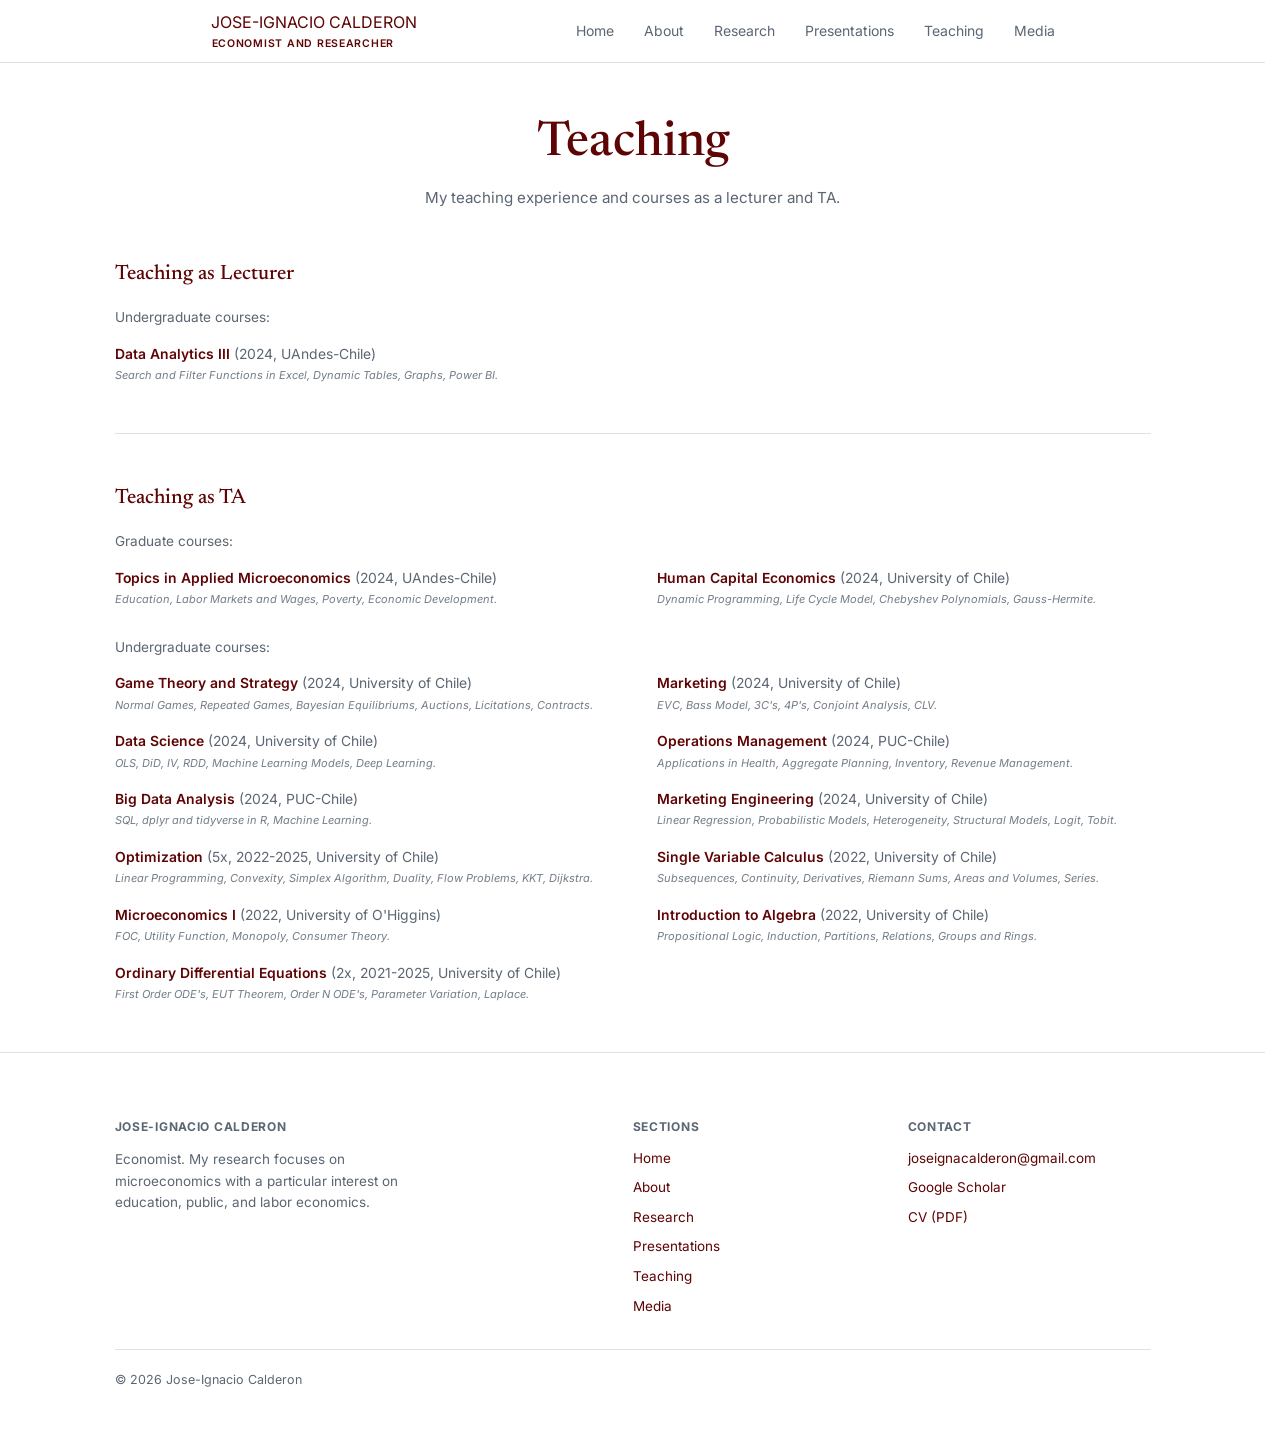
<file: teaching.html>
<!DOCTYPE html>
<html lang="en">
<head>
<meta charset="UTF-8">
<meta name="viewport" content="width=device-width, initial-scale=1">
<title>Teaching | Jose-Ignacio Calderon</title>
<link rel="preconnect" href="https://fonts.googleapis.com">
<link href="https://fonts.googleapis.com/css2?family=Newsreader:ital,opsz,wght@0,6..72,400;0,6..72,500;0,6..72,600;1,6..72,400&family=Inter:wght@400;500;600&display=swap" rel="stylesheet">
<link rel="icon" type="image/png" href="assets/uchile.png">
<link rel="stylesheet" href="styles.css?v=5">
<style>
  .teach-head{padding:56px 0 32px; text-align:center;}
  .teach-head h1{font-size:3rem; margin-bottom:6px;}
  .teach-head p{color:var(--ink-soft); font-size:0.95rem;}
  .teach-section{padding:48px 0; border-top:1px solid var(--line);}
  .teach-section:first-of-type{border-top:none; padding-top:0;}
  .teach-section h2{
    font-family:'Newsreader', serif; font-weight:500; font-size:1.3rem;
    margin:0 0 16px;
  }
  .teach-intro{font-size:0.85rem; color:var(--ink-soft); margin:0 0 14px;}
  .teach-intro.spaced{margin-top:28px;}

  .teach-grid{
    display:grid; grid-template-columns:1fr 1fr; gap:16px 48px;
  }
  @media (max-width:700px){ .teach-grid{grid-template-columns:1fr;} }

  .teach-course{font-size:0.87rem; color:var(--ink); font-weight:600;}
  .teach-meta{color:var(--ink-soft); font-weight:400;}
  .teach-topics{font-size:11px; font-style:italic; color:var(--ink-soft); margin-top:2px; opacity:0.85;}
</style>
</head>
<body>

<header class="wrapbar" >
  <div class="wrap" style="padding: 10px; padding-left: 120px">
    <div class="brand-name">JOSE-IGNACIO CALDERON</div>
    <div class="brand-subtitle" style="padding-left: 1px;">Economist and Researcher</div>
  </div>
  <nav class="wrap" style="padding-right: 120px;">
    <a href="index.html">Home</a>
    <a href="about.html">About</a>
    <a href="research.html">Research</a>
    <a href="presentations.html">Presentations</a>
    <a href="teaching.html">Teaching</a>
    <a href="media.html">Media</a>
  </nav>
</header>

<div class="wrap">
  <div class="teach-head">
    <h1>Teaching</h1>
    <p>My teaching experience and courses as a lecturer and TA.</p>
  </div>
</div>

<div class="wrap">

  <section class="teach-section">
    <h2>Teaching as Lecturer</h2>
    <p class="teach-intro">Undergraduate courses:</p>
    <div class="teach-grid">
      <div>
        <div class="teach-course">Data Analytics III <span class="teach-meta">(2024, UAndes-Chile)</span></div>
        <div class="teach-topics">Search and Filter Functions in Excel, Dynamic Tables, Graphs, Power BI.</div>
      </div>
    </div>
  </section>

  <section class="teach-section">
    <h2>Teaching as TA</h2>

    <p class="teach-intro">Graduate courses:</p>
    <div class="teach-grid">
      <div>
        <div class="teach-course">Topics in Applied Microeconomics <span class="teach-meta">(2024, UAndes-Chile)</span></div>
        <div class="teach-topics">Education, Labor Markets and Wages, Poverty, Economic Development.</div>
      </div>
      <div>
        <div class="teach-course">Human Capital Economics <span class="teach-meta">(2024, University of Chile)</span></div>
        <div class="teach-topics">Dynamic Programming, Life Cycle Model, Chebyshev Polynomials, Gauss-Hermite.</div>
      </div>
    </div>

    <p class="teach-intro spaced">Undergraduate courses:</p>
    <div class="teach-grid">
      <div>
        <div class="teach-course">Game Theory and Strategy <span class="teach-meta">(2024, University of Chile)</span></div>
        <div class="teach-topics">Normal Games, Repeated Games, Bayesian Equilibriums, Auctions, Licitations, Contracts.</div>
      </div>
      <div>
        <div class="teach-course">Marketing <span class="teach-meta">(2024, University of Chile)</span></div>
        <div class="teach-topics">EVC, Bass Model, 3C's, 4P's, Conjoint Analysis, CLV.</div>
      </div>
      <div>
        <div class="teach-course">Data Science <span class="teach-meta">(2024, University of Chile)</span></div>
        <div class="teach-topics">OLS, DiD, IV, RDD, Machine Learning Models, Deep Learning.</div>
      </div>
      <div>
        <div class="teach-course">Operations Management <span class="teach-meta">(2024, PUC-Chile)</span></div>
        <div class="teach-topics">Applications in Health, Aggregate Planning, Inventory, Revenue Management.</div>
      </div>
      <div>
        <div class="teach-course">Big Data Analysis <span class="teach-meta">(2024, PUC-Chile)</span></div>
        <div class="teach-topics">SQL, dplyr and tidyverse in R, Machine Learning.</div>
      </div>
      <div>
        <div class="teach-course">Marketing Engineering <span class="teach-meta">(2024, University of Chile)</span></div>
        <div class="teach-topics">Linear Regression, Probabilistic Models, Heterogeneity, Structural Models, Logit, Tobit.</div>
      </div>
      <div>
        <div class="teach-course">Optimization <span class="teach-meta">(5x, 2022-2025, University of Chile)</span></div>
        <div class="teach-topics">Linear Programming, Convexity, Simplex Algorithm, Duality, Flow Problems, KKT, Dijkstra.</div>
      </div>
      <div>
        <div class="teach-course">Single Variable Calculus <span class="teach-meta">(2022, University of Chile)</span></div>
        <div class="teach-topics">Subsequences, Continuity, Derivatives, Riemann Sums, Areas and Volumes, Series.</div>
      </div>
      <div>
        <div class="teach-course">Microeconomics I <span class="teach-meta">(2022, University of O'Higgins)</span></div>
        <div class="teach-topics">FOC, Utility Function, Monopoly, Consumer Theory.</div>
      </div>
      <div>
        <div class="teach-course">Introduction to Algebra <span class="teach-meta">(2022, University of Chile)</span></div>
        <div class="teach-topics">Propositional Logic, Induction, Partitions, Relations, Groups and Rings.</div>
      </div>
      <div>
        <div class="teach-course">Ordinary Differential Equations <span class="teach-meta">(2x, 2021-2025, University of Chile)</span></div>
        <div class="teach-topics">First Order ODE's, EUT Theorem, Order N ODE's, Parameter Variation, Laplace.</div>
      </div>
    </div>
  </section>

</div>

<footer>
  <div class="wrap">
    <div class="footer-grid">
      <div>
        <h4>Jose-Ignacio Calderon</h4>
        <p style="font-size:13.5px; color:var(--ink-soft); max-width:36ch;">
          Economist. My research focuses on microeconomics with a particular interest on education, public, and labor economics.
        </p>
      </div>
      <div>
        <h4>Sections</h4>
        <ul>
          <li><a href="index.html">Home</a></li>
          <li><a href="about.html">About</a></li>
          <li><a href="research.html">Research</a></li>
          <li><a href="presentations.html">Presentations</a></li>
          <li><a href="teaching.html">Teaching</a></li>
          <li><a href="media.html">Media</a></li>
        </ul>
      </div>
      <div>
        <h4>Contact</h4>
        <ul>
          <li><a href="mailto:joseignacalderon@gmail.com">joseignacalderon@gmail.com</a></li>
          <li><a href="https://scholar.google.com/citations?user=qUJrlXQAAAAJ&hl=en">Google Scholar</a></li>
          <li><a href="https://www.dropbox.com/scl/fi/8gcd1ia27gvtngcjf6j5j/CurriculumVitae_JICalderon.pdf?rlkey=m1ingiaoov976cdleeq0jbehe&st=hp75700h&dl=0">CV (PDF)</a></li>
        </ul>
      </div>
    </div>
    <div class="footer-bottom">© 2026 Jose-Ignacio Calderon</div>
  </div>
</footer>

</body>
</html>
</file>
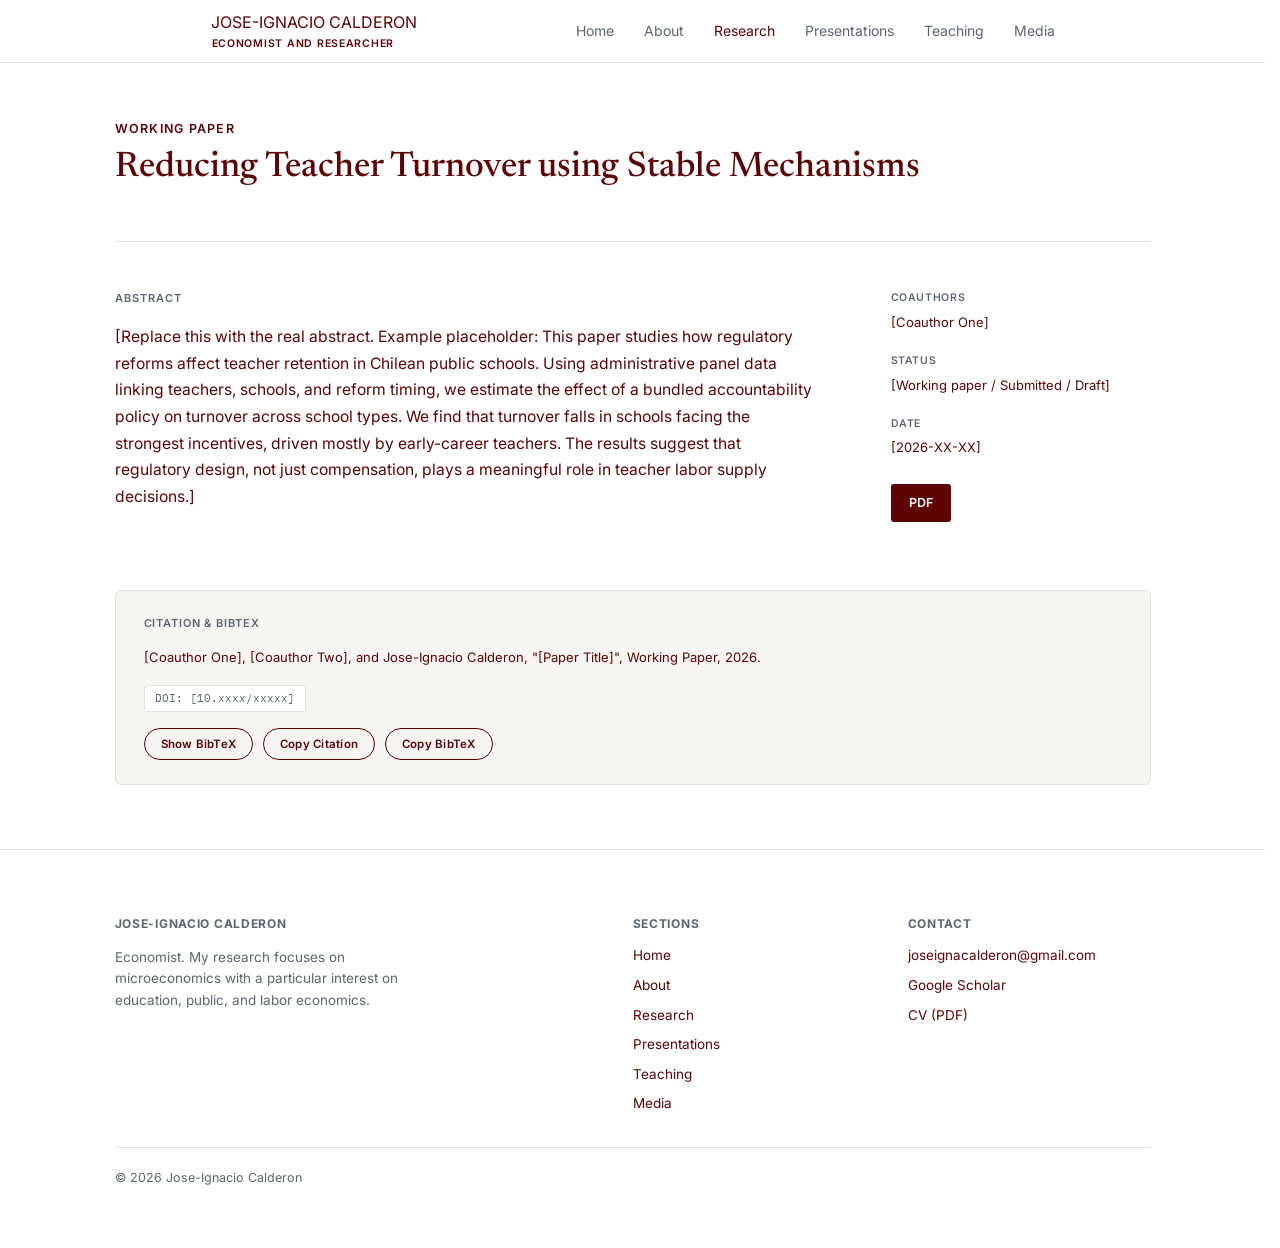
<file: template_research.html>
<!DOCTYPE html>
<html lang="en">
<head>
<meta charset="UTF-8">
<meta name="viewport" content="width=device-width, initial-scale=1">
<title>Research | Jose-Ignacio Calderon</title>
<link rel="preconnect" href="https://fonts.googleapis.com">
<link href="https://fonts.googleapis.com/css2?family=Newsreader:ital,opsz,wght@0,6..72,400;0,6..72,500;0,6..72,600;1,6..72,400&family=Inter:wght@400;500;600&family=IBM+Plex+Mono:wght@400;500&display=swap" rel="stylesheet">
<link rel="icon" type="image/png" href="../assets/uchile.png">
<link rel="stylesheet" href="../styles.css?v=100">
<style>
  .paper-hero{padding:56px 0 40px; border-bottom:1px solid var(--line);}
  .paper-hero .eyebrow{margin-bottom:10px;}
  .paper-hero h1{font-size:clamp(1.6rem, 3vw, 2.2rem); margin:0 0 14px;}
  .paper-badges{display:flex; gap:8px; flex-wrap:wrap;}
  .paper-badge{
    font-size:11px; font-weight:600; text-transform:uppercase; letter-spacing:0.04em;
    color:var(--accent); background:rgba(0,53,107,0.08); padding:3px 9px; border-radius:2px;
  }

  .paper-layout{
    display:grid; grid-template-columns:1fr 260px; gap:56px;
    padding:48px 0;
  }
  @media (max-width:800px){ .paper-layout{grid-template-columns:1fr;} }

  .paper-abstract h2{
    font-size:11px; text-transform:uppercase; letter-spacing:0.1em;
    color:var(--ink-soft); font-weight:600; margin:0 0 16px;
  }
  .paper-abstract p{font-size:0.98rem; line-height:1.7; color:var(--ink); max-width:70ch;}

  .paper-sidebar{font-size:13px;}
  .paper-side-item{margin-bottom:20px;}
  .paper-side-label{
    font-size:10.5px; text-transform:uppercase; letter-spacing:0.06em;
    color:var(--ink-soft); font-weight:600; margin-bottom:5px;
  }
  .paper-side-value{color:var(--ink);}
  .paper-side-value a{color:var(--accent); text-decoration:none;}
  .paper-side-value a:hover{text-decoration:underline;}
  .paper-pdf-btn{
    display:inline-block; margin-top:6px; font-size:12.5px; font-weight:600;
    color:#fff; background:var(--accent); padding:9px 18px; border-radius:3px;
    text-decoration:none;
  }
  .paper-pdf-btn:hover{background:#00264d;}

  .citation-box{
    background:var(--panel); border:1px solid var(--line); border-radius:6px;
    padding:24px 28px; margin-bottom:64px;
  }
  .citation-box h3{
    font-size:11px; text-transform:uppercase; letter-spacing:0.08em;
    color:var(--ink-soft); font-weight:600; margin:0 0 14px;
  }
  .citation-text{font-size:13px; color:var(--ink); line-height:1.6; margin-bottom:16px;}
  .citation-doi{
    display:inline-block; font-family:'IBM Plex Mono', monospace; font-size:11px;
    color:var(--ink-soft); background:#fff; border:1px solid var(--line);
    padding:4px 10px; border-radius:3px; margin-bottom:16px; text-decoration:none;
  }
  .citation-doi:hover{border-color:var(--accent); color:var(--accent);}
  .citation-buttons{display:flex; gap:10px; flex-wrap:wrap;}
  .cite-btn{
    font-family:'Inter', sans-serif; font-size:11.5px; font-weight:600;
    border:1px solid var(--accent); color:var(--accent); background:transparent;
    padding:8px 16px; border-radius:20px; cursor:pointer; letter-spacing:0.02em;
  }
  .cite-btn:hover{background:var(--accent); color:#fff;}
  .cite-btn.copied{border-color:#2e7d32; color:#2e7d32; background:transparent;}

  .bibtex-block{
    display:none; margin-top:16px; background:#fff; border:1px solid var(--line);
    border-radius:4px; padding:14px 16px; font-family:'IBM Plex Mono', monospace;
    font-size:11.5px; color:var(--ink); white-space:pre-wrap; line-height:1.6;
  }
  .bibtex-block.open{display:block;}
</style>
</head>
<body>

<header class="wrapbar" >
  <div class="wrap" style="padding: 10px; padding-left: 120px">
    <div class="brand-name">JOSE-IGNACIO CALDERON</div>
    <div class="brand-subtitle" style="padding-left: 1px;">Economist and Researcher</div>
  </div>
  <nav class="wrap" style="padding-right: 120px;">
    <a href="../index.html">Home</a>
    <a href="../about.html">About</a>
    <a href="../research.html" class="active">Research</a>
    <a href="../presentations.html">Presentations</a>
    <a href="../teaching.html">Teaching</a>
    <a href="../media.html">Media</a>
  </nav>
</header>

<div class="wrap">
  <div class="paper-hero">
    <div class="eyebrow">Working Paper</div>
    <h1>Reducing Teacher Turnover using Stable Mechanisms</h1>
  </div>

  <div class="paper-layout">
    <div class="paper-abstract">
      <h2>Abstract</h2>
      <p>
        [Replace this with the real abstract. Example placeholder: This paper studies
        how regulatory reforms affect teacher retention in Chilean public schools. Using
        administrative panel data linking teachers, schools, and reform timing, we estimate
        the effect of a bundled accountability policy on turnover across school types. We
        find that turnover falls in schools facing the strongest incentives, driven mostly
        by early-career teachers. The results suggest that regulatory design, not just
        compensation, plays a meaningful role in teacher labor supply decisions.]
      </p>
    </div>

    <div class="paper-sidebar">
      <div class="paper-side-item">
        <div class="paper-side-label">Coauthors</div>
        <div class="paper-side-value"><a href="#" target="_blank" rel="noopener noreferrer">[Coauthor One]</a></div>
      </div>
      <div class="paper-side-item">
        <div class="paper-side-label">Status</div>
        <div class="paper-side-value">[Working paper / Submitted / Draft]</div>
      </div>
      <div class="paper-side-item">
        <div class="paper-side-label">Date</div>
        <div class="paper-side-value">[2026-XX-XX]</div>
      </div>
      <div class="paper-side-item">
        <a class="paper-pdf-btn" href="#" target="_blank" rel="noopener noreferrer">PDF</a>
      </div>
    </div>
  </div>

  <div class="citation-box">
    <h3>Citation & BibTeX</h3>
    <div class="citation-text" id="citation-text">
      [Coauthor One], [Coauthor Two], and Jose-Ignacio Calderon, "[Paper Title]", Working Paper, 2026.
    </div>
    <a class="citation-doi" href="#">DOI: [10.xxxx/xxxxx]</a>
    <div class="citation-buttons">
      <button class="cite-btn" id="toggle-bibtex">Show BibTeX</button>
      <button class="cite-btn" id="copy-citation">Copy Citation</button>
      <button class="cite-btn" id="copy-bibtex">Copy BibTeX</button>
    </div>
    <pre class="bibtex-block" id="bibtex-block">@unpublished{calderon2026paper,
  title={[Paper Title]},
  author={[Coauthor One] and [Coauthor Two] and Calderon, Jose-Ignacio},
  year={2026},
  note={Working paper}
}</pre>
  </div>
</div>

<footer>
  <div class="wrap">
    <div class="footer-grid">
      <div>
        <h4>Jose-Ignacio Calderon</h4>
        <p style="font-size:13.5px; color:var(--ink-soft); max-width:36ch;">
          Economist. My research focuses on microeconomics with a particular interest on education, public, and labor economics.
        </p>
      </div>
      <div>
        <h4>Sections</h4>
        <ul>
          <li><a href="../index.html">Home</a></li>
          <li><a href="../about.html">About</a></li>
          <li><a href="../research.html">Research</a></li>
          <li><a href="../presentations.html">Presentations</a></li>
          <li><a href="../teaching.html">Teaching</a></li>
          <li><a href="../media.html">Media</a></li>
        </ul>
      </div>
      <div>
        <h4>Contact</h4>
        <ul>
          <li><a href="mailto:joseignacalderon@gmail.com">joseignacalderon@gmail.com</a></li>
          <li><a href="https://scholar.google.com/citations?user=qUJrlXQAAAAJ&hl=en">Google Scholar</a></li>
          <li><a href="https://www.dropbox.com/scl/fi/8gcd1ia27gvtngcjf6j5j/CurriculumVitae_JICalderon.pdf?rlkey=m1ingiaoov976cdleeq0jbehe&st=hp75700h&dl=0">CV (PDF)</a></li>
        </ul>
      </div>
    </div>
    <div class="footer-bottom">© 2026 Jose-Ignacio Calderon</div>
  </div>
</footer>

<script>
  const toggleBtn = document.getElementById('toggle-bibtex');
  const bibtexBlock = document.getElementById('bibtex-block');
  toggleBtn.addEventListener('click', () => {
    const isOpen = bibtexBlock.classList.toggle('open');
    toggleBtn.textContent = isOpen ? 'Hide BibTeX' : 'Show BibTeX';
  });

  function flashCopied(btn){
    const original = btn.textContent;
    btn.textContent = 'Copied!';
    btn.classList.add('copied');
    setTimeout(() => {
      btn.textContent = original;
      btn.classList.remove('copied');
    }, 1500);
  }

  document.getElementById('copy-citation').addEventListener('click', (e) => {
    const text = document.getElementById('citation-text').textContent.trim();
    navigator.clipboard.writeText(text).then(() => flashCopied(e.target));
  });

  document.getElementById('copy-bibtex').addEventListener('click', (e) => {
    const text = document.getElementById('bibtex-block').textContent.trim();
    navigator.clipboard.writeText(text).then(() => flashCopied(e.target));
  });
</script>

</body>
</html>
</file>
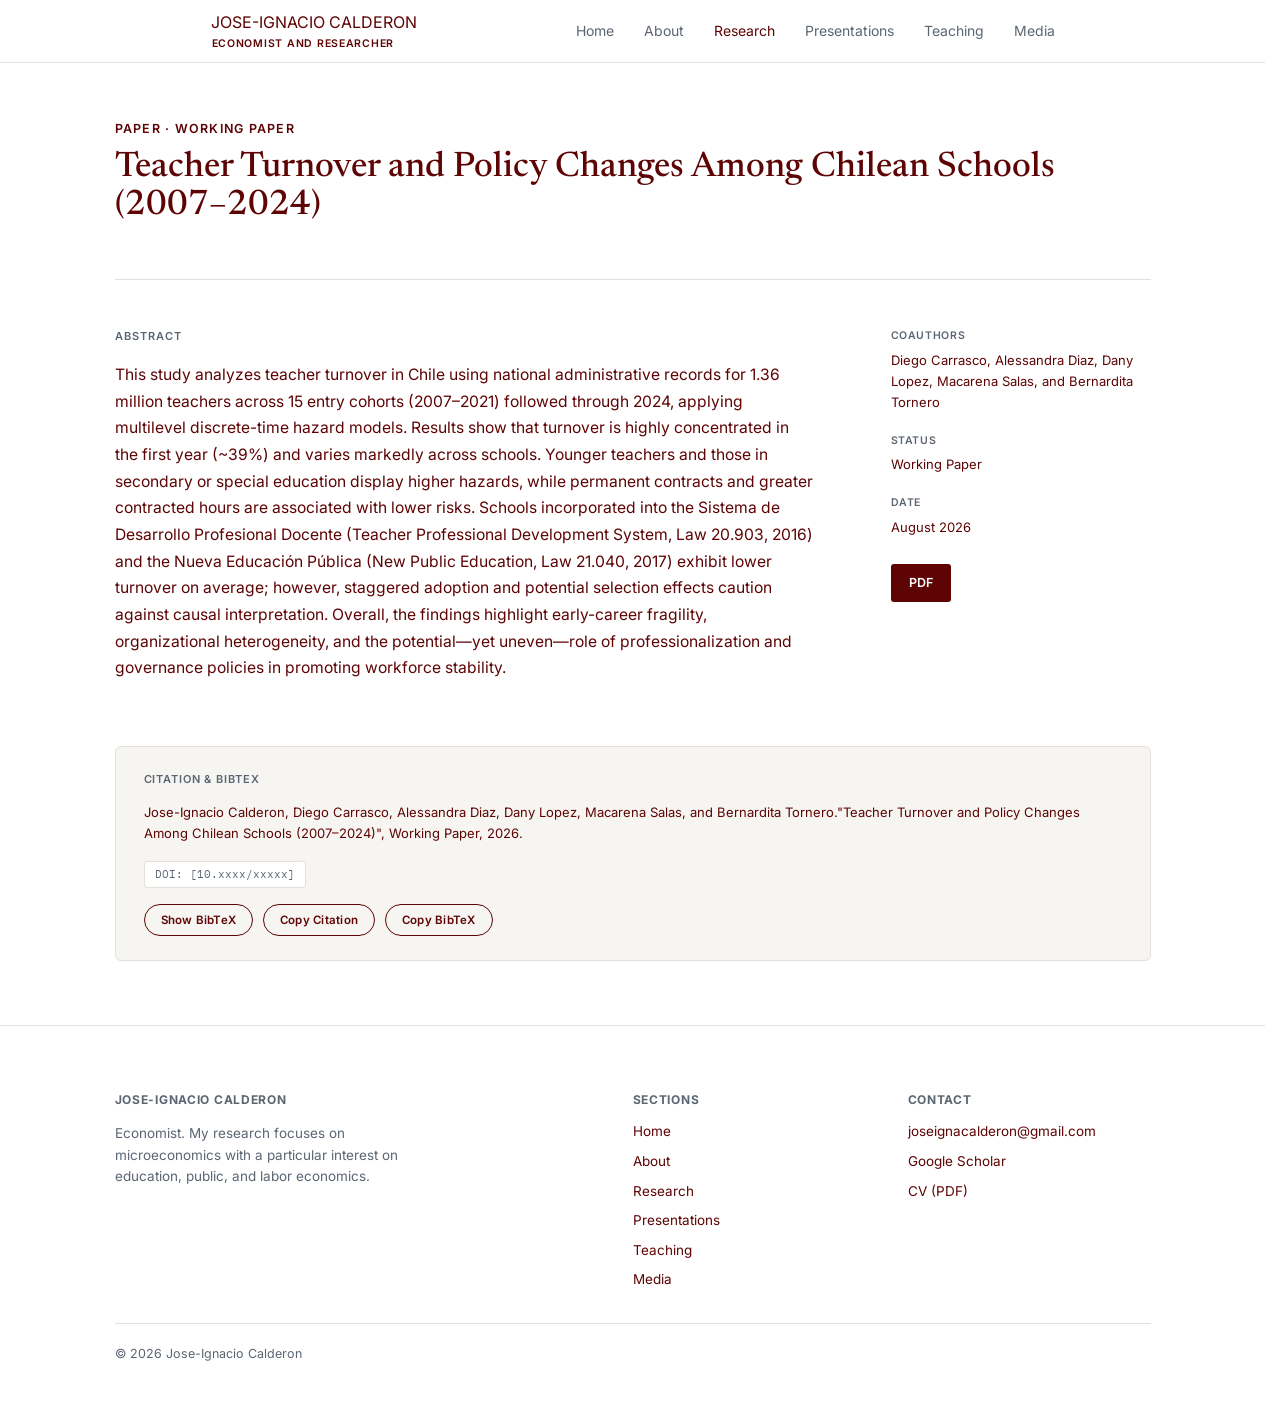
<file: papers/edreforms-turnover-manyfactors.html>
<!DOCTYPE html>
<html lang="en">
<head>
<meta charset="UTF-8">
<meta name="viewport" content="width=device-width, initial-scale=1">
<title>Research | Jose-Ignacio Calderon</title>
<link rel="preconnect" href="https://fonts.googleapis.com">
<link href="https://fonts.googleapis.com/css2?family=Newsreader:ital,opsz,wght@0,6..72,400;0,6..72,500;0,6..72,600;1,6..72,400&family=Inter:wght@400;500;600&family=IBM+Plex+Mono:wght@400;500&display=swap" rel="stylesheet">
<link rel="icon" type="image/png" href="../assets/uchile.png">
<link rel="stylesheet" href="../styles.css?v=100">
<style>
  .paper-hero{padding:56px 0 40px; border-bottom:1px solid var(--line);}
  .paper-hero .eyebrow{margin-bottom:10px;}
  .paper-hero h1{font-size:clamp(1.6rem, 3vw, 2.2rem); margin:0 0 14px;}
  .paper-badges{display:flex; gap:8px; flex-wrap:wrap;}
  .paper-badge{
    font-size:11px; font-weight:600; text-transform:uppercase; letter-spacing:0.04em;
    color:var(--accent); background:rgba(0,53,107,0.08); padding:3px 9px; border-radius:2px;
  }

  .paper-layout{
    display:grid; grid-template-columns:1fr 260px; gap:56px;
    padding:48px 0;
  }
  @media (max-width:800px){ .paper-layout{grid-template-columns:1fr;} }

  .paper-abstract h2{
    font-size:11px; text-transform:uppercase; letter-spacing:0.1em;
    color:var(--ink-soft); font-weight:600; margin:0 0 16px;
  }
  .paper-abstract p{font-size:0.98rem; line-height:1.7; color:var(--ink); max-width:70ch;}

  .paper-sidebar{font-size:13px;}
  .paper-side-item{margin-bottom:20px;}
  .paper-side-label{
    font-size:10.5px; text-transform:uppercase; letter-spacing:0.06em;
    color:var(--ink-soft); font-weight:600; margin-bottom:5px;
  }
  .paper-side-value{color:var(--ink);}
  .paper-side-value a{color:var(--accent); text-decoration:none;}
  .paper-side-value a:hover{text-decoration:underline;}
  .paper-pdf-btn{
    display:inline-block; margin-top:6px; font-size:12.5px; font-weight:600;
    color:#fff; background:var(--accent); padding:9px 18px; border-radius:3px;
    text-decoration:none;
  }
  .paper-pdf-btn:hover{background:#00264d;}

  .citation-box{
    background:var(--panel); border:1px solid var(--line); border-radius:6px;
    padding:24px 28px; margin-bottom:64px;
  }
  .citation-box h3{
    font-size:11px; text-transform:uppercase; letter-spacing:0.08em;
    color:var(--ink-soft); font-weight:600; margin:0 0 14px;
  }
  .citation-text{font-size:13px; color:var(--ink); line-height:1.6; margin-bottom:16px;}
  .citation-doi{
    display:inline-block; font-family:'IBM Plex Mono', monospace; font-size:11px;
    color:var(--ink-soft); background:#fff; border:1px solid var(--line);
    padding:4px 10px; border-radius:3px; margin-bottom:16px; text-decoration:none;
  }
  .citation-doi:hover{border-color:var(--accent); color:var(--accent);}
  .citation-buttons{display:flex; gap:10px; flex-wrap:wrap;}
  .cite-btn{
    font-family:'Inter', sans-serif; font-size:11.5px; font-weight:600;
    border:1px solid var(--accent); color:var(--accent); background:transparent;
    padding:8px 16px; border-radius:20px; cursor:pointer; letter-spacing:0.02em;
  }
  .cite-btn:hover{background:var(--accent); color:#fff;}
  .cite-btn.copied{border-color:#2e7d32; color:#2e7d32; background:transparent;}

  .bibtex-block{
    display:none; margin-top:16px; background:#fff; border:1px solid var(--line);
    border-radius:4px; padding:14px 16px; font-family:'IBM Plex Mono', monospace;
    font-size:11.5px; color:var(--ink); white-space:pre-wrap; line-height:1.6;
  }
  .bibtex-block.open{display:block;}
</style>
</head>
<body>

<header class="wrapbar" >
  <div class="wrap" style="padding: 10px; padding-left: 120px">
    <div class="brand-name">JOSE-IGNACIO CALDERON</div>
    <div class="brand-subtitle" style="padding-left: 1px;">Economist and Researcher</div>
  </div>
  <nav class="wrap" style="padding-right: 120px;">
    <a href="../index.html">Home</a>
    <a href="../about.html">About</a>
    <a href="../research.html" class="active">Research</a>
    <a href="../presentations.html">Presentations</a>
    <a href="../teaching.html">Teaching</a>
    <a href="../media.html">Media</a>
  </nav>
</header>

<div class="wrap">
  <div class="paper-hero">
    <div class="eyebrow">Paper<span> &middot; </span>Working Paper</div>
    <h1>Teacher Turnover and Policy Changes Among Chilean Schools (2007–2024)</h1>
  </div>

  <div class="paper-layout">
    <div class="paper-abstract">
      <h2>Abstract</h2>
      <p>
        This study analyzes teacher turnover in Chile using national
        administrative records for 1.36 million teachers across 15
        entry cohorts (2007–2021) followed through 2024, applying
        multilevel discrete-time hazard models. Results show that
        turnover is highly concentrated in the first year (~39%)
        and varies markedly across schools. Younger teachers and
        those in secondary or special education display higher
        hazards, while permanent contracts and greater contracted
        hours are associated with lower risks. Schools incorporated
        into the Sistema de Desarrollo Profesional Docente
        (Teacher Professional Development System, Law 20.903,
        2016) and the Nueva Educación Pública (New Public
        Education, Law 21.040, 2017) exhibit lower turnover on 
        average; however, staggered adoption and potential 
        selection effects caution against causal interpretation. 
        Overall, the findings highlight early-career fragility, 
        organizational heterogeneity, and the potential—yet 
        uneven—role of professionalization and governance policies 
        in promoting workforce stability.
      </p>
    </div>

    <div class="paper-sidebar">
      <div class="paper-side-item">
        <div class="paper-side-label">Coauthors</div>
        <div class="paper-side-value"><a href="https://scholar.google.com/citations?user=kXhezZ8AAAAJ&hl=en" target="_blank" rel="noopener noreferrer">Diego Carrasco</a>, <a href="https://orcid.org/0000-0002-6380-6971" target="_blank" rel="noopener noreferrer">Alessandra Diaz</a>, <a href="https://scholar.google.com/citations?user=ZzVokTgAAAAJ&hl=es" target="_blank" rel="noopener noreferrer">Dany Lopez</a>, <a href="https://scholar.google.com/citations?user=IMIRDkQAAAAJ&hl=es" target="_blank" rel="noopener noreferrer">Macarena Salas</a>, and <a href="https://scholar.google.com/citations?user=6AkeTHYAAAAJ&hl=en" target="_blank" rel="noopener noreferrer">Bernardita Tornero</a></div>
      </div>
      <div class="paper-side-item">
        <div class="paper-side-label">Status</div>
        <div class="paper-side-value">Working Paper</div>
      </div>
      <div class="paper-side-item">
        <div class="paper-side-label">Date</div>
        <div class="paper-side-value">August 2026</div>
      </div>
      <div class="paper-side-item">
        <a class="paper-pdf-btn" href="https://www.dropbox.com/scl/fi/4ig9shnsmcxa2bk9hkotv/EdReformsTurnoverManyFactors.pdf?rlkey=t2nxcm5g9ez7vh3so946mts82&st=l4av53k9&dl=0" target="_blank" rel="noopener noreferrer">PDF</a>
      </div>
    </div>
  </div>

  <div class="citation-box">
    <h3>Citation & BibTeX</h3>
    <div class="citation-text" id="citation-text">
      Jose-Ignacio Calderon, Diego Carrasco, Alessandra Diaz, Dany Lopez, Macarena Salas, and Bernardita Tornero."Teacher Turnover and Policy Changes Among Chilean Schools (2007–2024)", Working Paper, 2026.
    </div>
    <a class="citation-doi" href="#">DOI: [10.xxxx/xxxxx]</a>
    <div class="citation-buttons">
      <button class="cite-btn" id="toggle-bibtex">Show BibTeX</button>
      <button class="cite-btn" id="copy-citation">Copy Citation</button>
      <button class="cite-btn" id="copy-bibtex">Copy BibTeX</button>
    </div>
    <pre class="bibtex-block" id="bibtex-block">@unpublished{Calderon2026EdReformsTurnover,
  title={Teacher Turnover and Policy Changes Among Chilean Schools (2007–2024)},
  author={Calderon, Jose-Ignacio and Carrasco, Diego and Diaz, Alessandra and Lopez, Dany and Salas, Macarena and Tornero, Bernardita},
  year={2026},
  note={Working paper}
}</pre>
  </div>
</div>

<footer>
  <div class="wrap">
    <div class="footer-grid">
      <div>
        <h4>Jose-Ignacio Calderon</h4>
        <p style="font-size:13.5px; color:var(--ink-soft); max-width:36ch;">
          Economist. My research focuses on microeconomics with a particular interest on education, public, and labor economics.
        </p>
      </div>
      <div>
        <h4>Sections</h4>
        <ul>
          <li><a href="../index.html">Home</a></li>
          <li><a href="../about.html">About</a></li>
          <li><a href="../research.html">Research</a></li>
          <li><a href="../presentations.html">Presentations</a></li>
          <li><a href="../teaching.html">Teaching</a></li>
          <li><a href="../media.html">Media</a></li>
        </ul>
      </div>
      <div>
        <h4>Contact</h4>
        <ul>
          <li><a href="mailto:joseignacalderon@gmail.com">joseignacalderon@gmail.com</a></li>
          <li><a href="https://scholar.google.com/citations?user=qUJrlXQAAAAJ&hl=en">Google Scholar</a></li>
          <li><a href="https://www.dropbox.com/scl/fi/8gcd1ia27gvtngcjf6j5j/CurriculumVitae_JICalderon.pdf?rlkey=m1ingiaoov976cdleeq0jbehe&st=hp75700h&dl=0">CV (PDF)</a></li>
        </ul>
      </div>
    </div>
    <div class="footer-bottom">© 2026 Jose-Ignacio Calderon</div>
  </div>
</footer>

<script>
  const toggleBtn = document.getElementById('toggle-bibtex');
  const bibtexBlock = document.getElementById('bibtex-block');
  toggleBtn.addEventListener('click', () => {
    const isOpen = bibtexBlock.classList.toggle('open');
    toggleBtn.textContent = isOpen ? 'Hide BibTeX' : 'Show BibTeX';
  });

  function flashCopied(btn){
    const original = btn.textContent;
    btn.textContent = 'Copied!';
    btn.classList.add('copied');
    setTimeout(() => {
      btn.textContent = original;
      btn.classList.remove('copied');
    }, 1500);
  }

  document.getElementById('copy-citation').addEventListener('click', (e) => {
    const text = document.getElementById('citation-text').textContent.trim();
    navigator.clipboard.writeText(text).then(() => flashCopied(e.target));
  });

  document.getElementById('copy-bibtex').addEventListener('click', (e) => {
    const text = document.getElementById('bibtex-block').textContent.trim();
    navigator.clipboard.writeText(text).then(() => flashCopied(e.target));
  });
</script>

</body>
</html>
</file>
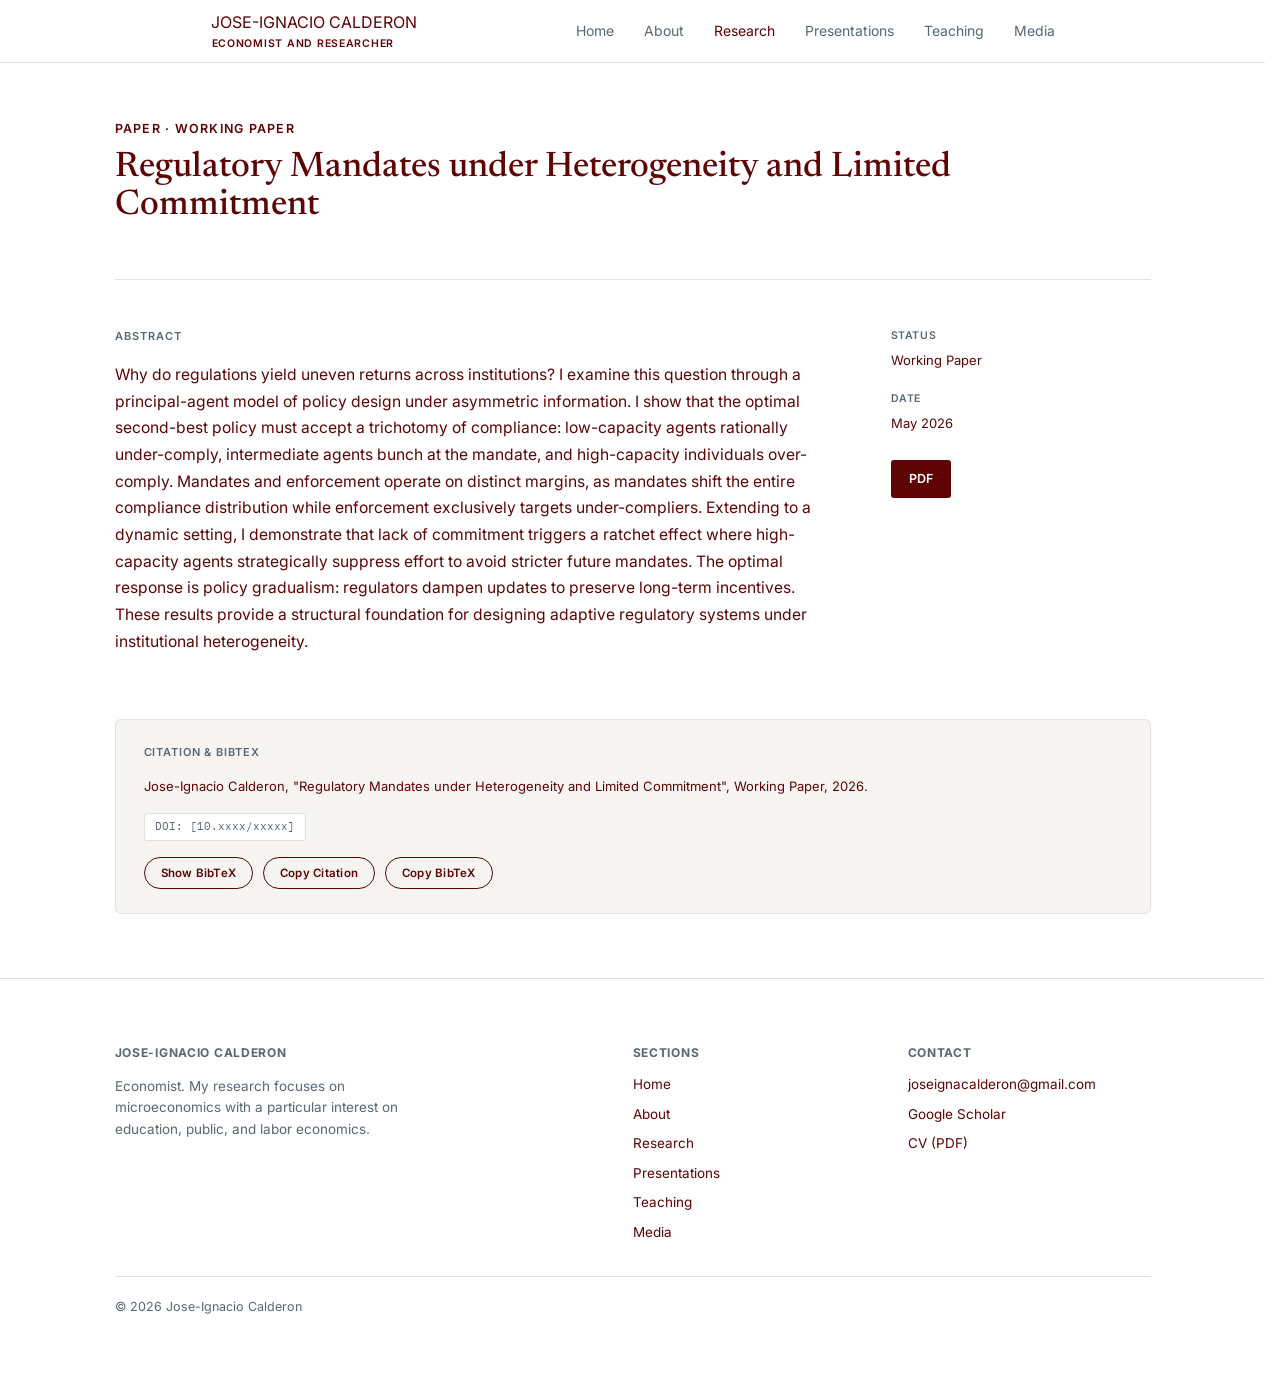
<file: papers/regulations-heterogeneity-commitment.html>
<!DOCTYPE html>
<html lang="en">
<head>
<meta charset="UTF-8">
<meta name="viewport" content="width=device-width, initial-scale=1">
<title>Research | Jose-Ignacio Calderon</title>
<link rel="preconnect" href="https://fonts.googleapis.com">
<link href="https://fonts.googleapis.com/css2?family=Newsreader:ital,opsz,wght@0,6..72,400;0,6..72,500;0,6..72,600;1,6..72,400&family=Inter:wght@400;500;600&family=IBM+Plex+Mono:wght@400;500&display=swap" rel="stylesheet">
<link rel="icon" type="image/png" href="../assets/uchile.png">
<link rel="stylesheet" href="../styles.css?v=100">
<style>
  .paper-hero{padding:56px 0 40px; border-bottom:1px solid var(--line);}
  .paper-hero .eyebrow{margin-bottom:10px;}
  .paper-hero h1{font-size:clamp(1.6rem, 3vw, 2.2rem); margin:0 0 14px;}
  .paper-badges{display:flex; gap:8px; flex-wrap:wrap;}
  .paper-badge{
    font-size:11px; font-weight:600; text-transform:uppercase; letter-spacing:0.04em;
    color:var(--accent); background:rgba(0,53,107,0.08); padding:3px 9px; border-radius:2px;
  }

  .paper-layout{
    display:grid; grid-template-columns:1fr 260px; gap:56px;
    padding:48px 0;
  }
  @media (max-width:800px){ .paper-layout{grid-template-columns:1fr;} }

  .paper-abstract h2{
    font-size:11px; text-transform:uppercase; letter-spacing:0.1em;
    color:var(--ink-soft); font-weight:600; margin:0 0 16px;
  }
  .paper-abstract p{font-size:0.98rem; line-height:1.7; color:var(--ink); max-width:70ch;}

  .paper-sidebar{font-size:13px;}
  .paper-side-item{margin-bottom:20px;}
  .paper-side-label{
    font-size:10.5px; text-transform:uppercase; letter-spacing:0.06em;
    color:var(--ink-soft); font-weight:600; margin-bottom:5px;
  }
  .paper-side-value{color:var(--ink);}
  .paper-side-value a{color:var(--accent); text-decoration:none;}
  .paper-side-value a:hover{text-decoration:underline;}
  .paper-pdf-btn{
    display:inline-block; margin-top:6px; font-size:12.5px; font-weight:600;
    color:#fff; background:var(--accent); padding:9px 18px; border-radius:3px;
    text-decoration:none;
  }
  .paper-pdf-btn:hover{background:#00264d;}

  .citation-box{
    background:var(--panel); border:1px solid var(--line); border-radius:6px;
    padding:24px 28px; margin-bottom:64px;
  }
  .citation-box h3{
    font-size:11px; text-transform:uppercase; letter-spacing:0.08em;
    color:var(--ink-soft); font-weight:600; margin:0 0 14px;
  }
  .citation-text{font-size:13px; color:var(--ink); line-height:1.6; margin-bottom:16px;}
  .citation-doi{
    display:inline-block; font-family:'IBM Plex Mono', monospace; font-size:11px;
    color:var(--ink-soft); background:#fff; border:1px solid var(--line);
    padding:4px 10px; border-radius:3px; margin-bottom:16px; text-decoration:none;
  }
  .citation-doi:hover{border-color:var(--accent); color:var(--accent);}
  .citation-buttons{display:flex; gap:10px; flex-wrap:wrap;}
  .cite-btn{
    font-family:'Inter', sans-serif; font-size:11.5px; font-weight:600;
    border:1px solid var(--accent); color:var(--accent); background:transparent;
    padding:8px 16px; border-radius:20px; cursor:pointer; letter-spacing:0.02em;
  }
  .cite-btn:hover{background:var(--accent); color:#fff;}
  .cite-btn.copied{border-color:#2e7d32; color:#2e7d32; background:transparent;}

  .bibtex-block{
    display:none; margin-top:16px; background:#fff; border:1px solid var(--line);
    border-radius:4px; padding:14px 16px; font-family:'IBM Plex Mono', monospace;
    font-size:11.5px; color:var(--ink); white-space:pre-wrap; line-height:1.6;
  }
  .bibtex-block.open{display:block;}
</style>
</head>
<body>

<header class="wrapbar" >
  <div class="wrap" style="padding: 10px; padding-left: 120px">
    <div class="brand-name">JOSE-IGNACIO CALDERON</div>
    <div class="brand-subtitle" style="padding-left: 1px;">Economist and Researcher</div>
  </div>
  <nav class="wrap" style="padding-right: 120px;">
    <a href="../index.html">Home</a>
    <a href="../about.html">About</a>
    <a href="../research.html" class="active">Research</a>
    <a href="../presentations.html">Presentations</a>
    <a href="../teaching.html">Teaching</a>
    <a href="../media.html">Media</a>
  </nav>
</header>

<div class="wrap">
  <div class="paper-hero">
    <div class="eyebrow">Paper<span> &middot; </span>Working Paper</div>
    <h1>Regulatory Mandates under Heterogeneity and Limited Commitment</h1>
  </div>

  <div class="paper-layout">
    <div class="paper-abstract">
      <h2>Abstract</h2>
      <p>
        Why do regulations yield uneven returns across institutions? 
        I examine this question through a principal-agent model of 
        policy design under asymmetric information. I show that the 
        optimal second-best policy must accept a trichotomy of compliance: 
        low-capacity agents rationally under-comply, intermediate agents 
        bunch at the mandate, and high-capacity individuals over-comply. 
        Mandates and enforcement operate on distinct margins, as mandates 
        shift the entire compliance distribution while enforcement 
        exclusively targets under-compliers. Extending to a dynamic 
        setting, I demonstrate that lack of commitment triggers a ratchet 
        effect where high-capacity agents strategically suppress effort to 
        avoid stricter future mandates. The optimal response is policy 
        gradualism: regulators dampen updates to preserve long-term incentives. 
        These results provide a structural foundation for designing adaptive 
        regulatory systems under institutional heterogeneity.
      </p>
    </div>

    <div class="paper-sidebar">
      <div class="paper-side-item">
        <div class="paper-side-label">Status</div>
        <div class="paper-side-value">Working Paper</div>
      </div>
      <div class="paper-side-item">
        <div class="paper-side-label">Date</div>
        <div class="paper-side-value">May 2026</div>
      </div>
      <div class="paper-side-item">
        <a class="paper-pdf-btn" href="https://www.dropbox.com/scl/fi/7j387v5msrjo24lrp691y/SchoolEffort_PolicyCompliance.pdf?rlkey=7e64dhvvsab15imf45lxby1yy&st=m9cwvg9y&dl=0" target="_blank" rel="noopener noreferrer">PDF</a>
      </div>
    </div>
  </div>

  <div class="citation-box">
    <h3>Citation & BibTeX</h3>
    <div class="citation-text" id="citation-text">
      Jose-Ignacio Calderon, "Regulatory Mandates under Heterogeneity and Limited Commitment", Working Paper, 2026.
    </div>
    <a class="citation-doi" href="#">DOI: [10.xxxx/xxxxx]</a>
    <div class="citation-buttons">
      <button class="cite-btn" id="toggle-bibtex">Show BibTeX</button>
      <button class="cite-btn" id="copy-citation">Copy Citation</button>
      <button class="cite-btn" id="copy-bibtex">Copy BibTeX</button>
    </div>
    <pre class="bibtex-block" id="bibtex-block">@unpublished{Calderon2026RegulationsCommitment,
  title={Regulatory Mandates under Heterogeneity and Limited Commitment},
  author={Calderon, Jose-Ignacio},
  year={2026},
  note={Working paper}
}</pre>
  </div>
</div>

<footer>
  <div class="wrap">
    <div class="footer-grid">
      <div>
        <h4>Jose-Ignacio Calderon</h4>
        <p style="font-size:13.5px; color:var(--ink-soft); max-width:36ch;">
          Economist. My research focuses on microeconomics with a particular interest on education, public, and labor economics.
        </p>
      </div>
      <div>
        <h4>Sections</h4>
        <ul>
          <li><a href="../index.html">Home</a></li>
          <li><a href="../about.html">About</a></li>
          <li><a href="../research.html">Research</a></li>
          <li><a href="../presentations.html">Presentations</a></li>
          <li><a href="../teaching.html">Teaching</a></li>
          <li><a href="../media.html">Media</a></li>
        </ul>
      </div>
      <div>
        <h4>Contact</h4>
        <ul>
          <li><a href="mailto:joseignacalderon@gmail.com">joseignacalderon@gmail.com</a></li>
          <li><a href="https://scholar.google.com/citations?user=qUJrlXQAAAAJ&hl=en">Google Scholar</a></li>
          <li><a href="https://www.dropbox.com/scl/fi/8gcd1ia27gvtngcjf6j5j/CurriculumVitae_JICalderon.pdf?rlkey=m1ingiaoov976cdleeq0jbehe&st=hp75700h&dl=0">CV (PDF)</a></li>
        </ul>
      </div>
    </div>
    <div class="footer-bottom">© 2026 Jose-Ignacio Calderon</div>
  </div>
</footer>

<script>
  const toggleBtn = document.getElementById('toggle-bibtex');
  const bibtexBlock = document.getElementById('bibtex-block');
  toggleBtn.addEventListener('click', () => {
    const isOpen = bibtexBlock.classList.toggle('open');
    toggleBtn.textContent = isOpen ? 'Hide BibTeX' : 'Show BibTeX';
  });

  function flashCopied(btn){
    const original = btn.textContent;
    btn.textContent = 'Copied!';
    btn.classList.add('copied');
    setTimeout(() => {
      btn.textContent = original;
      btn.classList.remove('copied');
    }, 1500);
  }

  document.getElementById('copy-citation').addEventListener('click', (e) => {
    const text = document.getElementById('citation-text').textContent.trim();
    navigator.clipboard.writeText(text).then(() => flashCopied(e.target));
  });

  document.getElementById('copy-bibtex').addEventListener('click', (e) => {
    const text = document.getElementById('bibtex-block').textContent.trim();
    navigator.clipboard.writeText(text).then(() => flashCopied(e.target));
  });
</script>

</body>
</html>
</file>
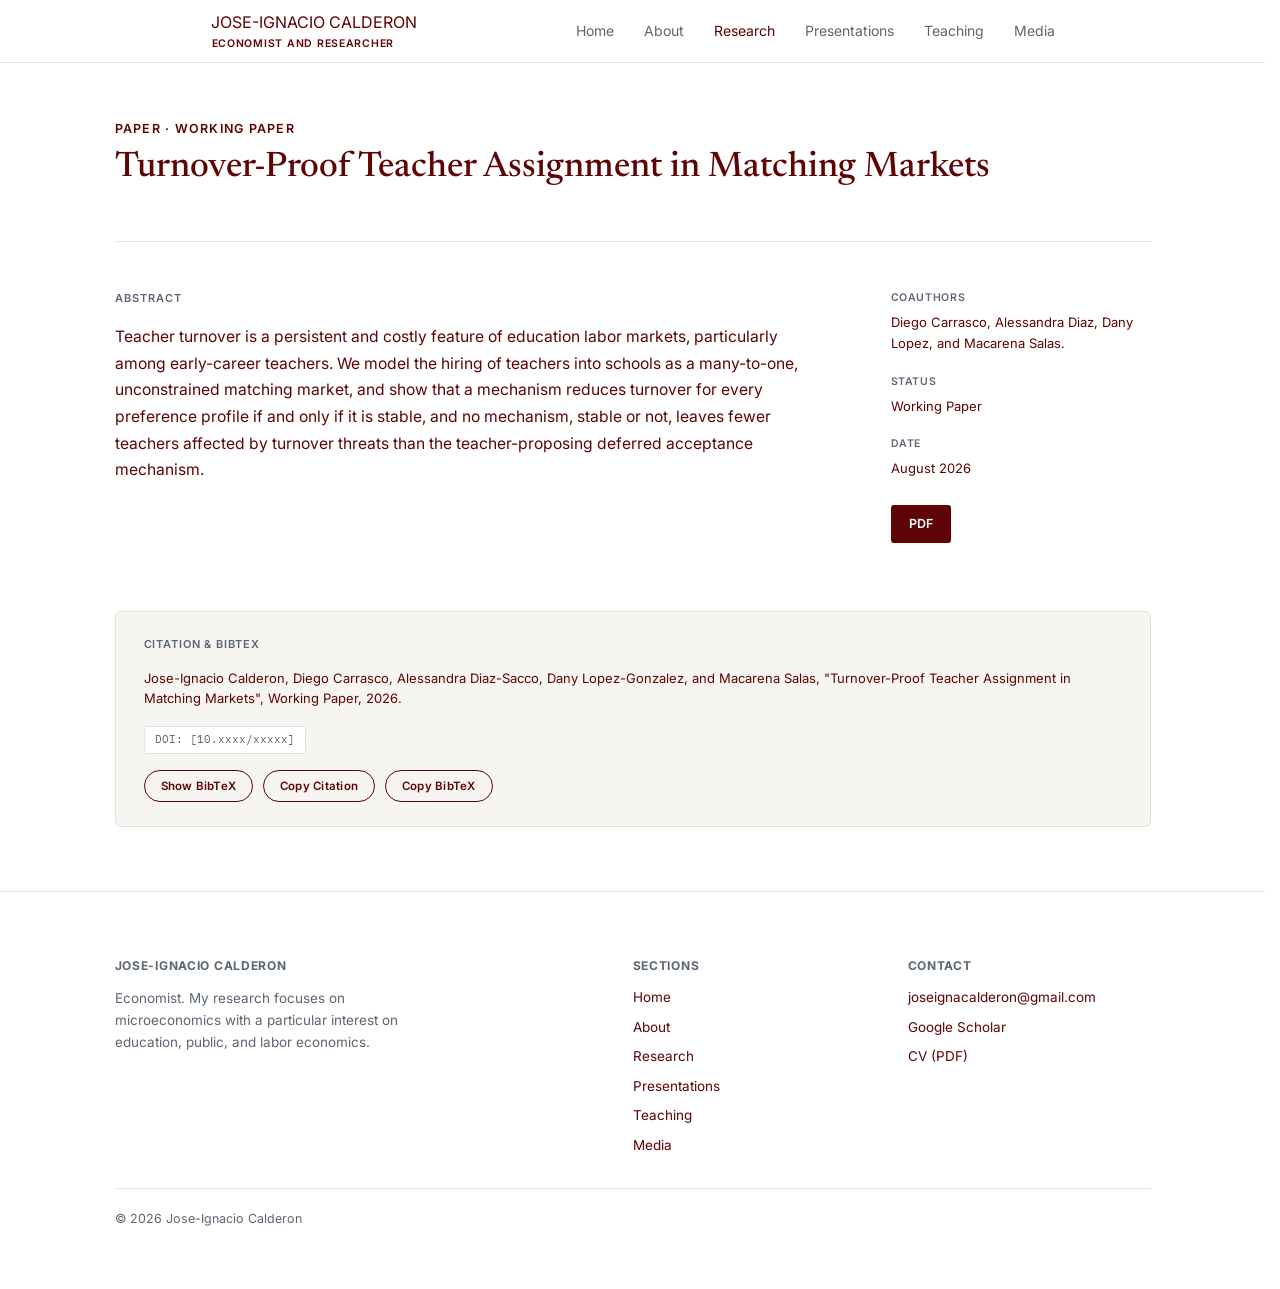
<file: papers/turnover-stable-mechanisms.html>
<!DOCTYPE html>
<html lang="en">
<head>
<meta charset="UTF-8">
<meta name="viewport" content="width=device-width, initial-scale=1">
<title>Research | Jose-Ignacio Calderon</title>
<link rel="preconnect" href="https://fonts.googleapis.com">
<link href="https://fonts.googleapis.com/css2?family=Newsreader:ital,opsz,wght@0,6..72,400;0,6..72,500;0,6..72,600;1,6..72,400&family=Inter:wght@400;500;600&family=IBM+Plex+Mono:wght@400;500&display=swap" rel="stylesheet">
<link rel="icon" type="image/png" href="../assets/uchile.png">
<link rel="stylesheet" href="../styles.css?v=100">
<style>
  .paper-hero{padding:56px 0 40px; border-bottom:1px solid var(--line);}
  .paper-hero .eyebrow{margin-bottom:10px;}
  .paper-hero h1{font-size:clamp(1.6rem, 3vw, 2.2rem); margin:0 0 14px;}
  .paper-badges{display:flex; gap:8px; flex-wrap:wrap;}
  .paper-badge{
    font-size:11px; font-weight:600; text-transform:uppercase; letter-spacing:0.04em;
    color:var(--accent); background:rgba(0,53,107,0.08); padding:3px 9px; border-radius:2px;
  }

  .paper-layout{
    display:grid; grid-template-columns:1fr 260px; gap:56px;
    padding:48px 0;
  }
  @media (max-width:800px){ .paper-layout{grid-template-columns:1fr;} }

  .paper-abstract h2{
    font-size:11px; text-transform:uppercase; letter-spacing:0.1em;
    color:var(--ink-soft); font-weight:600; margin:0 0 16px;
  }
  .paper-abstract p{font-size:0.98rem; line-height:1.7; color:var(--ink); max-width:70ch;}

  .paper-sidebar{font-size:13px;}
  .paper-side-item{margin-bottom:20px;}
  .paper-side-label{
    font-size:10.5px; text-transform:uppercase; letter-spacing:0.06em;
    color:var(--ink-soft); font-weight:600; margin-bottom:5px;
  }
  .paper-side-value{color:var(--ink);}
  .paper-side-value a{color:var(--accent); text-decoration:none;}
  .paper-side-value a:hover{text-decoration:underline;}
  .paper-pdf-btn{
    display:inline-block; margin-top:6px; font-size:12.5px; font-weight:600;
    color:#fff; background:var(--accent); padding:9px 18px; border-radius:3px;
    text-decoration:none;
  }
  .paper-pdf-btn:hover{background:#00264d;}

  .citation-box{
    background:var(--panel); border:1px solid var(--line); border-radius:6px;
    padding:24px 28px; margin-bottom:64px;
  }
  .citation-box h3{
    font-size:11px; text-transform:uppercase; letter-spacing:0.08em;
    color:var(--ink-soft); font-weight:600; margin:0 0 14px;
  }
  .citation-text{font-size:13px; color:var(--ink); line-height:1.6; margin-bottom:16px;}
  .citation-doi{
    display:inline-block; font-family:'IBM Plex Mono', monospace; font-size:11px;
    color:var(--ink-soft); background:#fff; border:1px solid var(--line);
    padding:4px 10px; border-radius:3px; margin-bottom:16px; text-decoration:none;
  }
  .citation-doi:hover{border-color:var(--accent); color:var(--accent);}
  .citation-buttons{display:flex; gap:10px; flex-wrap:wrap;}
  .cite-btn{
    font-family:'Inter', sans-serif; font-size:11.5px; font-weight:600;
    border:1px solid var(--accent); color:var(--accent); background:transparent;
    padding:8px 16px; border-radius:20px; cursor:pointer; letter-spacing:0.02em;
  }
  .cite-btn:hover{background:var(--accent); color:#fff;}
  .cite-btn.copied{border-color:#2e7d32; color:#2e7d32; background:transparent;}

  .bibtex-block{
    display:none; margin-top:16px; background:#fff; border:1px solid var(--line);
    border-radius:4px; padding:14px 16px; font-family:'IBM Plex Mono', monospace;
    font-size:11.5px; color:var(--ink); white-space:pre-wrap; line-height:1.6;
  }
  .bibtex-block.open{display:block;}
</style>
</head>
<body>

<header class="wrapbar" >
  <div class="wrap" style="padding: 10px; padding-left: 120px">
    <div class="brand-name">JOSE-IGNACIO CALDERON</div>
    <div class="brand-subtitle" style="padding-left: 1px;">Economist and Researcher</div>
  </div>
  <nav class="wrap" style="padding-right: 120px;">
    <a href="../index.html">Home</a>
    <a href="../about.html">About</a>
    <a href="../research.html" class="active">Research</a>
    <a href="../presentations.html">Presentations</a>
    <a href="../teaching.html">Teaching</a>
    <a href="../media.html">Media</a>
  </nav>
</header>

<div class="wrap">
  <div class="paper-hero">
    <div class="eyebrow">Paper<span> &middot; </span>Working Paper</div>
    <h1>Turnover-Proof Teacher Assignment in Matching Markets</h1>
  </div>

  <div class="paper-layout">
    <div class="paper-abstract">
      <h2>Abstract</h2>
      <p>
        Teacher turnover is a persistent and costly feature of
         education labor markets, particularly among early-career 
         teachers. We model the hiring of teachers into schools 
         as a many-to-one, unconstrained matching market, and 
         show that a mechanism reduces turnover for every 
         preference profile if and only if it is stable, and no 
         mechanism, stable or not, leaves fewer teachers affected 
         by turnover threats than the teacher-proposing deferred 
         acceptance mechanism.
      </p>
    </div>

    <div class="paper-sidebar">
      <div class="paper-side-item">
        <div class="paper-side-label">Coauthors</div>
        <div class="paper-side-value"><a href="https://scholar.google.com/citations?user=kXhezZ8AAAAJ&hl=en" target="_blank" rel="noopener noreferrer">Diego Carrasco</a>, <a href="https://orcid.org/0000-0002-6380-6971" target="_blank" rel="noopener noreferrer">Alessandra Diaz</a>, <a href="https://scholar.google.com/citations?user=ZzVokTgAAAAJ&hl=es" target="_blank" rel="noopener noreferrer">Dany Lopez</a>, and <a href="https://scholar.google.com/citations?user=IMIRDkQAAAAJ&hl=es" target="_blank" rel="noopener noreferrer">Macarena Salas</a>.</div>
      </div>
      <div class="paper-side-item">
        <div class="paper-side-label">Status</div>
        <div class="paper-side-value">Working Paper</div>
      </div>
      <div class="paper-side-item">
        <div class="paper-side-label">Date</div>
        <div class="paper-side-value">August 2026</div>
      </div>
      <div class="paper-side-item">
        <a class="paper-pdf-btn" href="https://www.dropbox.com/scl/fi/njxolzpdctrclnd9k9olt/TurnoverStableMechanisms.pdf?rlkey=b9v80hrxdly3q7rqz5nj4c9sx&st=gey754de&dl=0" target="_blank" rel="noopener noreferrer">PDF</a>
      </div>
    </div>
  </div>

  <div class="citation-box">
    <h3>Citation & BibTeX</h3>
    <div class="citation-text" id="citation-text">
      Jose-Ignacio Calderon, Diego Carrasco, Alessandra Diaz-Sacco, Dany Lopez-Gonzalez, and Macarena Salas, "Turnover-Proof Teacher Assignment in Matching Markets", Working Paper, 2026.
    </div>
    <a class="citation-doi" href="#">DOI: [10.xxxx/xxxxx]</a>
    <div class="citation-buttons">
      <button class="cite-btn" id="toggle-bibtex">Show BibTeX</button>
      <button class="cite-btn" id="copy-citation">Copy Citation</button>
      <button class="cite-btn" id="copy-bibtex">Copy BibTeX</button>
    </div>
    <pre class="bibtex-block" id="bibtex-block">@unpublished{Calderon2026TurnoverMechanisms,
  title={Turnover-Proof Teacher Assignment in Matching Markets},
  author={Calderon, Jose-Ignacio and Carrasco, Diego and Diaz-Sacco, Alessandra and Lopez-Gonzalez, Dany and Salas, Macarena},
  year={2026},
  note={Working paper}
}</pre>
  </div>
</div>

<footer>
  <div class="wrap">
    <div class="footer-grid">
      <div>
        <h4>Jose-Ignacio Calderon</h4>
        <p style="font-size:13.5px; color:var(--ink-soft); max-width:36ch;">
          Economist. My research focuses on microeconomics with a particular interest on education, public, and labor economics.
        </p>
      </div>
      <div>
        <h4>Sections</h4>
        <ul>
          <li><a href="../index.html">Home</a></li>
          <li><a href="../about.html">About</a></li>
          <li><a href="../research.html">Research</a></li>
          <li><a href="../presentations.html">Presentations</a></li>
          <li><a href="../teaching.html">Teaching</a></li>
          <li><a href="../media.html">Media</a></li>
        </ul>
      </div>
      <div>
        <h4>Contact</h4>
        <ul>
          <li><a href="mailto:joseignacalderon@gmail.com">joseignacalderon@gmail.com</a></li>
          <li><a href="https://scholar.google.com/citations?user=qUJrlXQAAAAJ&hl=en">Google Scholar</a></li>
          <li><a href="https://www.dropbox.com/scl/fi/8gcd1ia27gvtngcjf6j5j/CurriculumVitae_JICalderon.pdf?rlkey=m1ingiaoov976cdleeq0jbehe&st=hp75700h&dl=0">CV (PDF)</a></li>
        </ul>
      </div>
    </div>
    <div class="footer-bottom">© 2026 Jose-Ignacio Calderon</div>
  </div>
</footer>

<script>
  const toggleBtn = document.getElementById('toggle-bibtex');
  const bibtexBlock = document.getElementById('bibtex-block');
  toggleBtn.addEventListener('click', () => {
    const isOpen = bibtexBlock.classList.toggle('open');
    toggleBtn.textContent = isOpen ? 'Hide BibTeX' : 'Show BibTeX';
  });

  function flashCopied(btn){
    const original = btn.textContent;
    btn.textContent = 'Copied!';
    btn.classList.add('copied');
    setTimeout(() => {
      btn.textContent = original;
      btn.classList.remove('copied');
    }, 1500);
  }

  document.getElementById('copy-citation').addEventListener('click', (e) => {
    const text = document.getElementById('citation-text').textContent.trim();
    navigator.clipboard.writeText(text).then(() => flashCopied(e.target));
  });

  document.getElementById('copy-bibtex').addEventListener('click', (e) => {
    const text = document.getElementById('bibtex-block').textContent.trim();
    navigator.clipboard.writeText(text).then(() => flashCopied(e.target));
  });
</script>

</body>
</html>
</file>
<file: styles.css>
:root{
  --bg:#ffffff;
  --ink:#5e0404;
  --ink-soft:#5B6673;
  --line:#E4E1D8;
  --accent:#5e0404;
  --panel:#F6F5F1;
}
*{box-sizing:border-box;}
html{scroll-behavior:smooth; scrollbar-gutter: stable;}
body{
  margin:0;
  background:var(--bg);
  color:var(--ink);
  font-family:'Inter', sans-serif;
  line-height:1.6;
}
a{color:inherit;}
.wrap{max-width:1100px; margin:0 auto; padding:0 32px;}
.wrapbar{max-width:100%; margin:0 auto; padding:0 32px;}
.wrap-wide{max-width:1200px; margin:0 auto; padding:0 32px;}

header{
  display:flex; justify-content:space-between; align-items:center;
  padding:22px 0; border-bottom:1px solid var(--line); position:sticky; top:0; z-index:100; background:var(--bg);
}
.brand{font-family:'Newsreader', serif; font-weight:500; font-size:15px; letter-spacing:0.02em; text-decoration:none;}
.brand-subtitle{
  font-family:'Inter', sans-serif; font-size:10.5px; font-weight:600;
  text-transform:uppercase; letter-spacing:0.07em; color:var(--accent);
}
nav{display:flex; gap:30px; font-size:14px;}
nav a{text-decoration:none; color:var(--ink-soft); transition:color .15s;}
nav a:hover, nav a.active{color:var(--ink);}

.hero{
  display:grid; grid-template-columns:1.15fr 0.85fr; gap:56px;
  align-items:center; padding:80px 0 96px;
}
@media (max-width:860px){ .hero{grid-template-columns:1fr; padding:48px 0;} }
.eyebrow{
  font-size:12.5px; text-transform:uppercase; letter-spacing:0.1em;
  color:var(--accent); font-weight:600; margin-bottom:14px;
}
h1{
  font-family:'Newsreader', serif; font-weight:500;
  font-size:clamp(2.2rem, 4.4vw, 3.2rem); line-height:1.08; margin:0 0 20px;
}
.hero{
  display:grid; grid-template-columns:0.55fr 1.35fr; gap:56px;
  align-items:center; padding:80px 0 96px;
}
.cta-row{display:flex; gap:14px; flex-wrap:wrap;}
.btn{
  font-size:13.5px; font-weight:500; text-decoration:none;
  padding:11px 20px; border-radius:3px; border:1px solid var(--ink);
  transition:background .15s, color .15s; display:inline-block;
}
.btn.solid{background:var(--ink); color:#fff;}
.btn.solid:hover{background:var(--accent); border-color:var(--accent);}
.btn.ghost:hover{background:var(--panel);}

.portrait{
  aspect-ratio:1/1; background:var(--panel); border:1px solid var(--line);
  border-radius:4px; display:flex; align-items:center; justify-content:center;
  color:var(--ink-soft); font-size:12.5px; text-align:center; padding:20px;
  overflow:hidden; max-width:260px; margin:1em;
}
.portrait img{
  width:120%; height:120%; object-fit:cover; display:block;
}

section{padding:64px 0; border-top:1px solid var(--line);}
section.no-border{border-top:none;}
.page-head{padding:64px 0 12px;}
.page-head p{font-size:1rem; color:var(--ink-soft); max-width:60ch;}
.section-head{display:flex; justify-content:space-between; align-items:baseline; margin-bottom:36px; flex-wrap:wrap; gap:10px;}
.section-head h2{font-family:'Newsreader', serif; font-weight:500; font-size:1.7rem; margin:0;}
.section-head a{font-size:13px; color:var(--accent); text-decoration:none; font-weight:500;}
.section-head a:hover{text-decoration:underline;}

.presen-list{display:grid; grid-template-columns:1fr 1fr; gap:0 40px;}
@media (max-width:700px){ .presen-list{grid-template-columns:1fr;} }
.presen{
  display:grid; grid-template-columns:1fr auto; gap:6px 20px;
  padding:20px 0; border-bottom:1px solid var(--line);
}
.presen:nth-child(-n+2){padding-top:0;}
.presen-title{font-size:.75rem; font-weight:500;}
.presen-meta{font-size:10px; color:var(--ink-soft);}
.presen-year{
  font-size:10px; color:var(--accent); font-weight:600;
  white-space:nowrap; align-self:start;
}

.project-grid{display:grid; grid-template-columns:repeat(3, 1fr); gap:24px;}
@media (max-width:860px){ .project-grid{grid-template-columns:1fr 1fr;} }
@media (max-width:560px){ .project-grid{grid-template-columns:1fr;} }
.project-card{
  border:1px solid var(--line); border-radius:4px; padding:22px;
  display:flex; flex-direction:column; gap:8px; transition:border-color .15s, transform .15s;
  text-decoration:none; color:inherit;
}
.project-card:hover{border-color:var(--accent); transform:translateY(-2px);}
.project-tag{font-size:9px; text-transform:uppercase; letter-spacing:0.06em; color:var(--accent); font-weight:600;}
.project-card h3{font-family:'Newsreader', serif; font-weight:500; font-size:1.1rem; margin:0;}
.project-card p{font-size:13px; color:var(--ink-soft); margin:0;}

.stats{display:grid; grid-template-columns:repeat(4, 1fr); gap:24px; text-align:center;}
@media (max-width:700px){ .stats{grid-template-columns:1fr 1fr;} }
.stat-num{font-family:'Newsreader', serif; font-size:2.4rem; color:var(--accent);}
.stat-label{font-size:12px; text-transform:uppercase; letter-spacing:0.06em; color:var(--ink-soft); margin-top:4px;}

.about-text{max-width:auto; font-size:1rem; color:var(--ink-soft);}
.about-text p{margin-bottom:16px;}

.note{font-size:12px; color:var(--ink-soft); margin-top:20px;}

footer{border-top:1px solid var(--line); padding:48px 0 60px;}
.footer-grid{display:grid; grid-template-columns:2fr 1fr 1fr; gap:32px; margin-bottom:32px;}
@media (max-width:700px){ .footer-grid{grid-template-columns:1fr;} }
footer h4{font-size:12px; text-transform:uppercase; letter-spacing:0.06em; color:var(--ink-soft); margin-bottom:12px;}
footer ul{list-style:none; padding:0; margin:0; display:flex; flex-direction:column; gap:8px; font-size:13.5px;}
footer ul a{text-decoration:none; color:var(--ink);}
footer ul a:hover{color:var(--accent);}
.footer-bottom{font-size:12.5px; color:var(--ink-soft); border-top:1px solid var(--line); padding-top:20px;}
</file>
